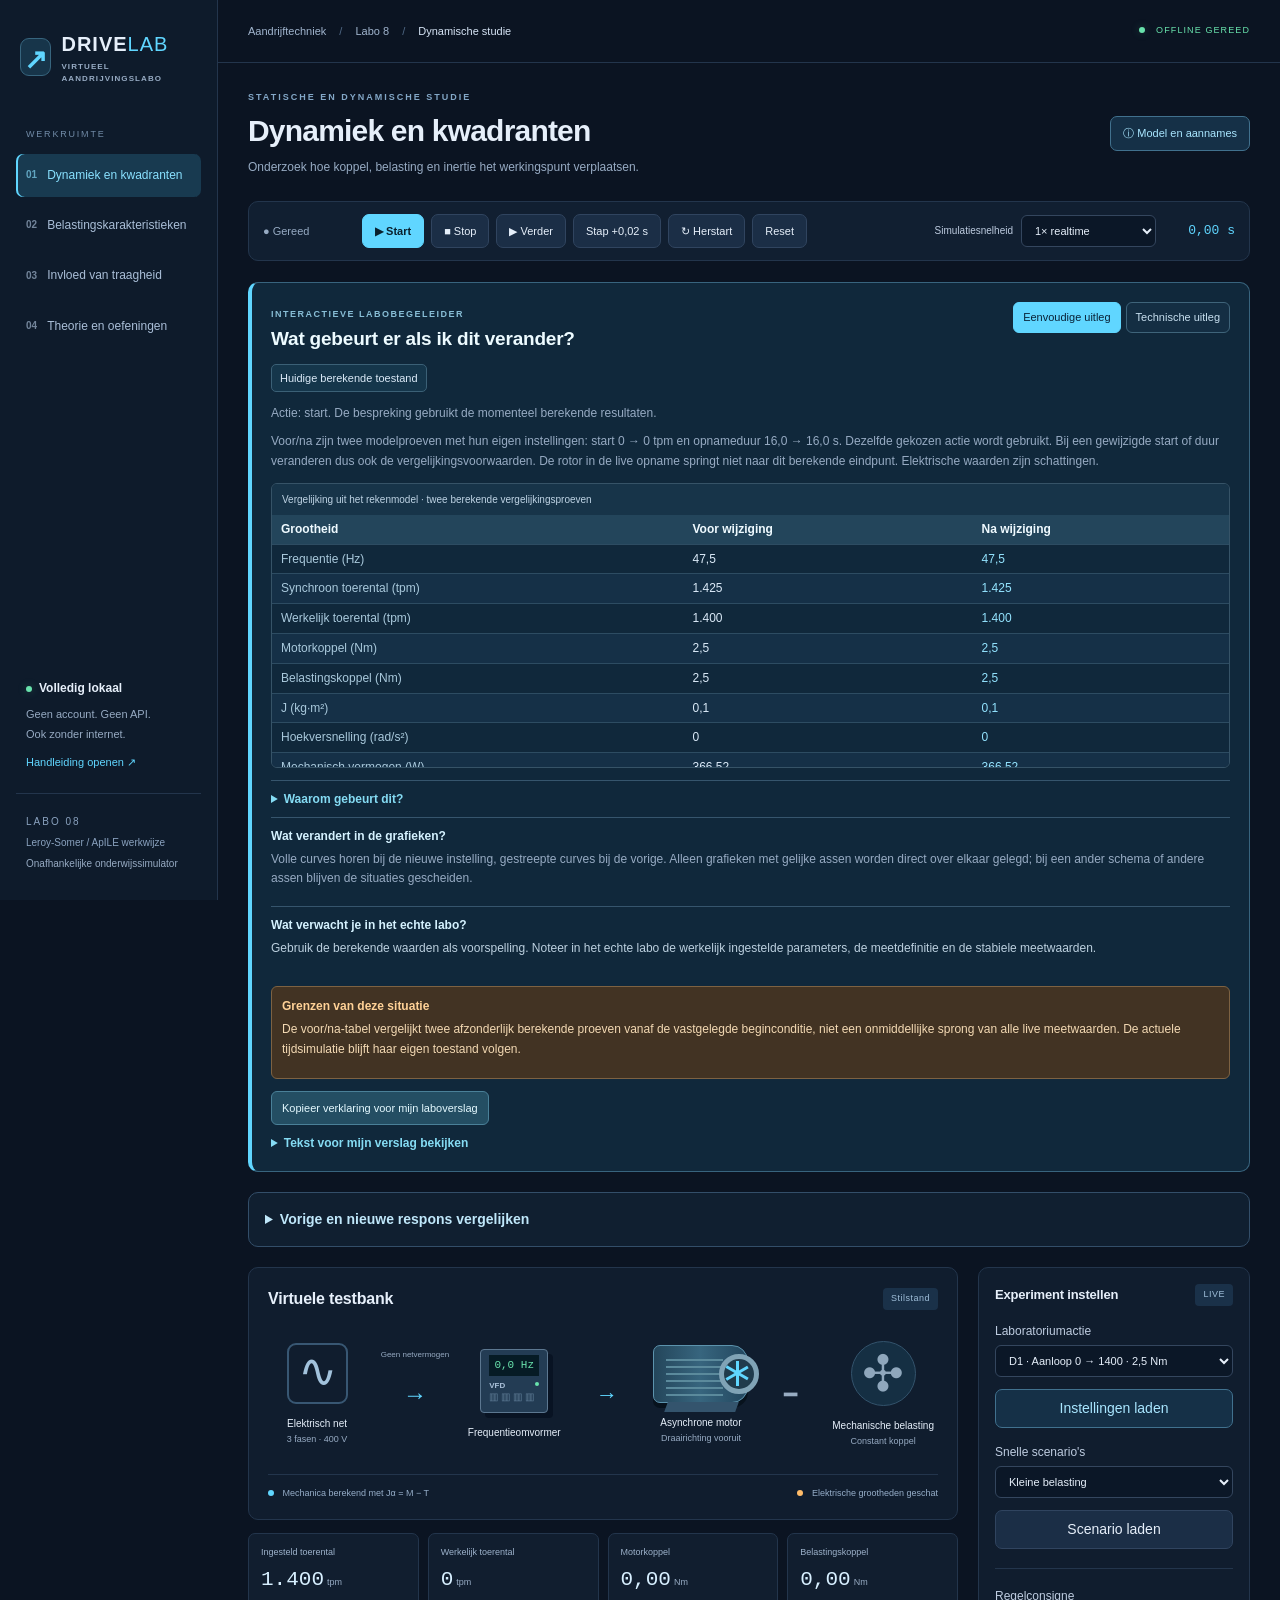
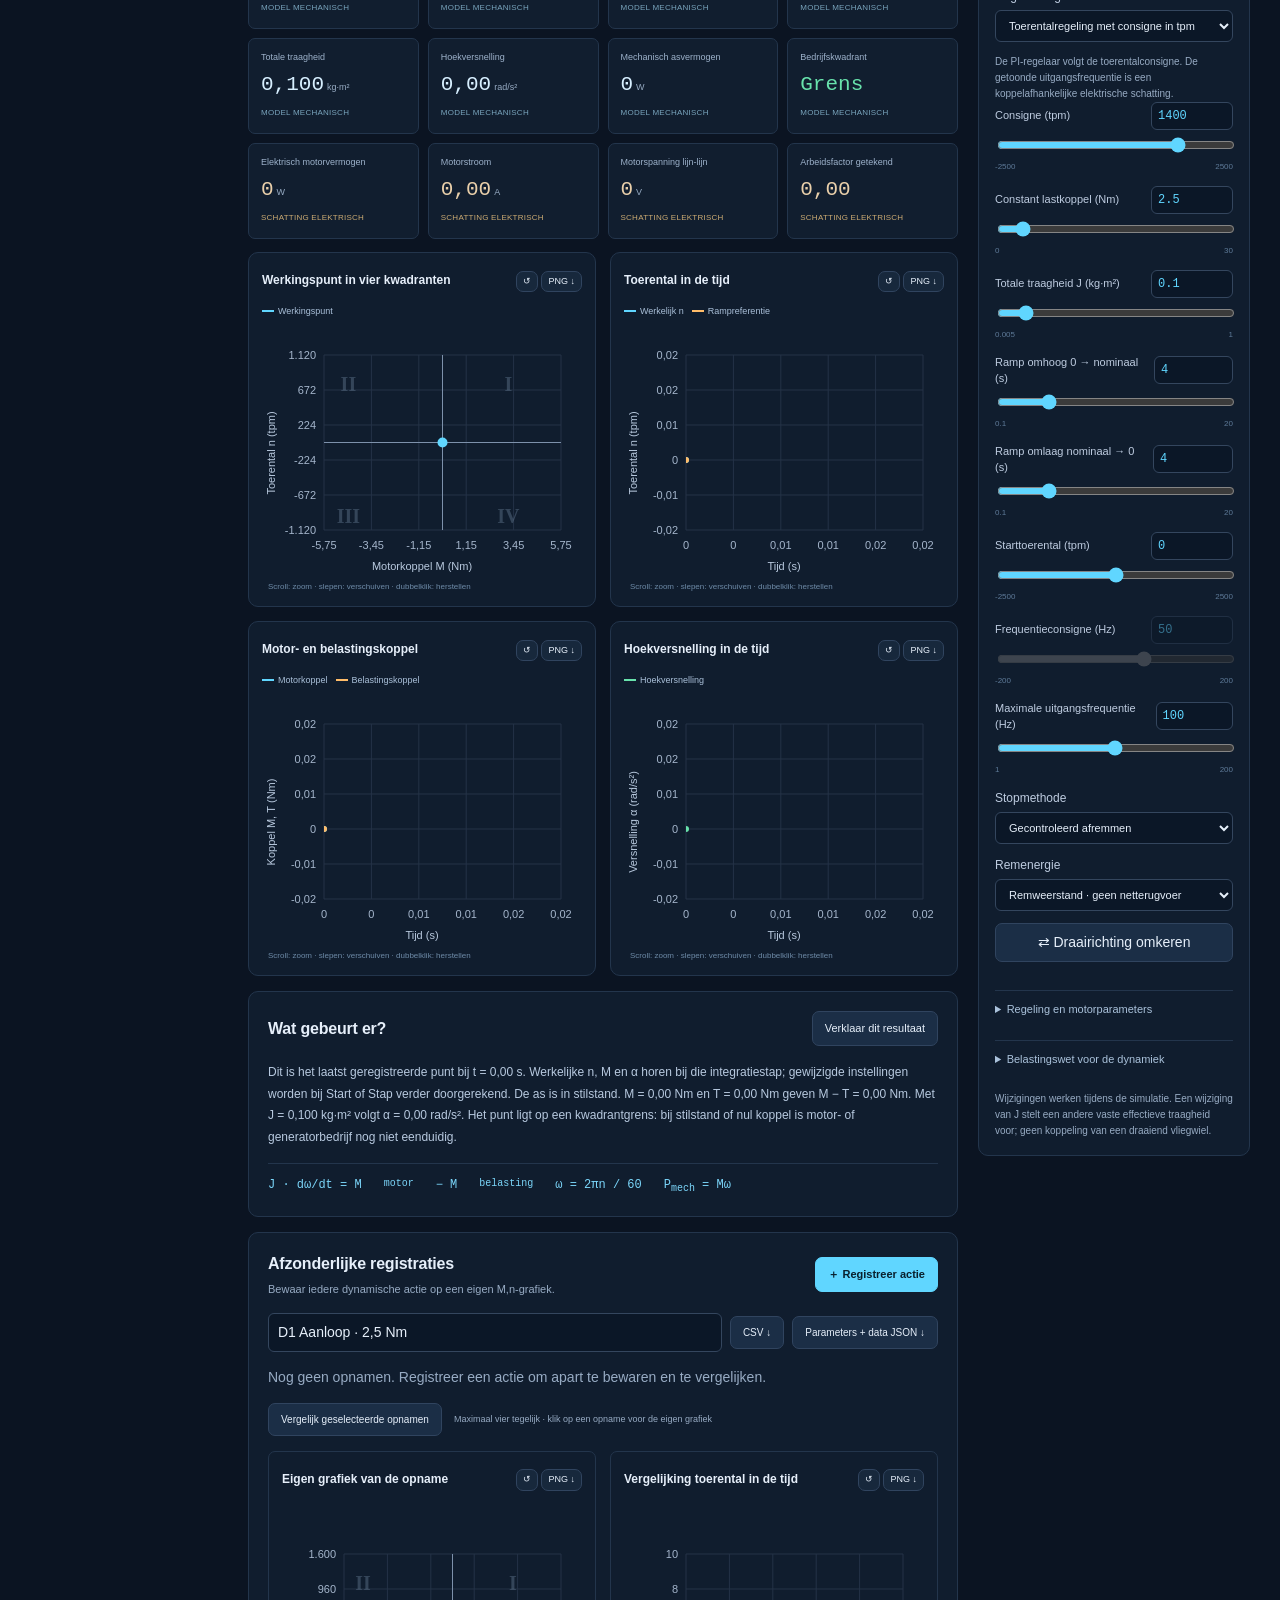
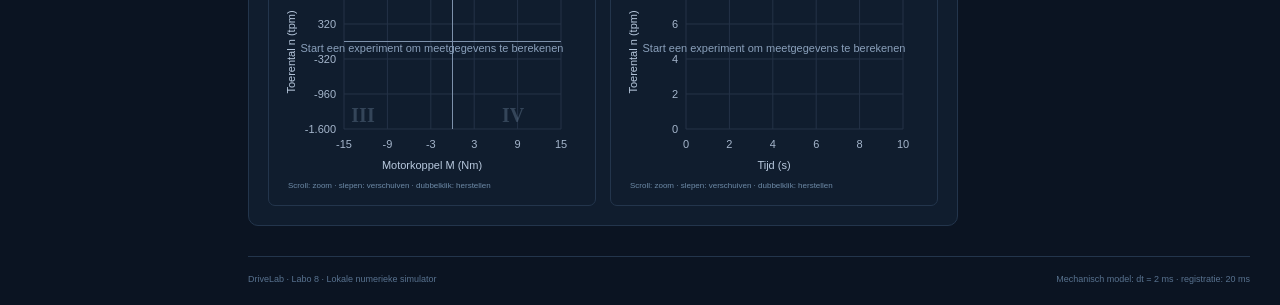
<file: labo8/index.html>
<!doctype html>
<html lang="nl"><head><meta charset="utf-8"><meta name="viewport" content="width=device-width,initial-scale=1"><meta name="description" content="Offline virtueel labo voor frequentiegestuurde asynchrone aandrijvingen. Numerieke mechanica, interactieve grafieken en labo-oefeningen."><title>DriveLab · Labo 8 simulator</title><link rel="icon" href="assets/icon.svg" type="image/svg+xml"><link rel="stylesheet" href="assets/styles.css?v=teacher-20261029"><link rel="stylesheet" href="../assets/teacher.css?v=teacher-20261029"><link rel="stylesheet" href="assets/teacher-integration.css?v=teacher-20261029"><script defer src="assets/model.js?v=teacher-20261029"></script><script defer src="assets/charts.js?v=teacher-20261029"></script><script defer src="../assets/teacher.js?v=teacher-20261029"></script><script defer src="../assets/teacher-ui.js?v=teacher-20261029"></script><script defer src="assets/app.js?v=teacher-20261029"></script></head>
<body>
<aside class="sidebar">
 <a class="brand" href="#dynamiek"><span class="brand-icon">↗</span><span>DRIVE<span class="brand-light">LAB</span><small>VIRTUEEL AANDRIJVINGSLABO</small></span></a>
 <div class="nav-label">WERKRUIMTE</div>
 <nav aria-label="Hoofdonderdelen"><button data-tab="dynamiek" class="nav-item active"><span>01</span>Dynamiek en kwadranten</button><button data-tab="belastingen" class="nav-item"><span>02</span>Belastingskarakteristieken</button><button data-tab="traagheid" class="nav-item"><span>03</span>Invloed van traagheid</button><button data-tab="theorie" class="nav-item"><span>04</span>Theorie en oefeningen</button></nav>
 <div class="sidebar-note"><div class="online-dot"></div><strong>Volledig lokaal</strong><p>Geen account. Geen API.<br>Ook zonder internet.</p><a href="HANDLEIDING.html" target="_blank">Handleiding openen ↗</a></div>
 <div class="sidebar-footer">LABO 08<span>Leroy-Somer / ApILE werkwijze</span><small>Onafhankelijke onderwijssimulator</small></div>
</aside>
<main>
 <header class="topbar"><div class="breadcrumb">Aandrijftechniek <span>/</span> Labo 8 <span>/</span> <b id="crumb">Dynamische studie</b></div><span class="local-badge"><i></i> OFFLINE GEREED</span></header>
 <div class="workspace">
 <div class="page-heading"><div><div class="eyebrow">STATISCHE EN DYNAMISCHE STUDIE</div><h1 id="page-title">Dynamiek en kwadranten</h1><p id="page-subtitle">Onderzoek hoe koppel, belasting en inertie het werkingspunt verplaatsen.</p></div><button class="secondary" id="help-button">ⓘ Model en aannames</button></div>
 <div id="notice" class="notice" role="status" hidden></div>
 <section class="playback" aria-label="Bediening dynamische motor"><span class="state-pill" id="run-status">● Gereed</span><button class="primary" id="start">▶ Start</button><button id="stop">■ Stop</button><button id="pause">Ⅱ Pauze</button><button id="step">Stap +0,02 s</button><button id="restart">↻ Herstart</button><button id="reset">Reset</button><label class="speed-label">Simulatiesnelheid<select id="speed"><option value=".25">0,25× vertraagd</option><option value="1" selected>1× realtime</option><option value="4">4× versneld</option><option value="8">8× versneld</option></select></label><span class="clock" id="clock">0,00 s</span></section>
 <section class="panel-view" id="view-dynamiek">
 <div class="lab-layout"><div class="lab-main">
 <section class="plant card"><div class="section-head"><h2>Virtuele testbank</h2><span class="small-tag" id="plant-status">Stilstand</span></div>
 <div class="plant-chain"><div class="plant-part grid-part"><div class="grid-symbol">∿</div><strong>Elektrisch net</strong><small>3 fasen · 400 V</small></div><div class="energy-link" id="energy-arrow">→<small id="power-flow">Geen energiestroom</small></div><div class="plant-part"><div class="drive-unit"><i></i><span id="drive-screen">0.0 Hz</span><b>VFD</b><div>▥ ▥ ▥ ▥</div></div><strong>Frequentieomvormer</strong></div><span class="wire">→</span><div class="plant-part motor-part"><div class="motor-housing"><div class="motor-fins"></div><div class="shaft-disc" id="shaft"><i></i><i></i><i></i></div></div><strong>Asynchrone motor</strong><small id="shaft-caption">As in rust</small></div><span class="wire mechanical">━</span><div class="plant-part"><div class="load-animation" id="load-animation"><div class="fan" id="fan">✣</div></div><strong id="load-caption">Mechanische belasting</strong><small id="load-motion">Constant koppel</small></div></div>
 <div class="plant-foot"><span><i class="key-dot blue"></i> Mechanica berekend met Jα = M − T</span><span><i class="key-dot amber"></i> Elektrische grootheden geschat</span></div></section>
 <section class="metrics" id="live-metrics" aria-label="Actuele meetwaarden"></section>
 <div class="graphs-grid"><div class="card" id="chart-quadrant"></div><div class="card" id="chart-speed"></div><div class="card" id="chart-torque"></div><div class="card" id="chart-alpha"></div></div>
 <section class="card explanation-card"><div class="section-head"><h2>Wat gebeurt er?</h2><button id="explain">Verklaar dit resultaat</button></div><p id="live-explanation">Laad een experiment en druk op Start. De curves worden uit de bewegingsvergelijking berekend.</p><div class="formula-inline">J · dω/dt = M<sub>motor</sub> − M<sub>belasting</sub><span>ω = 2πn / 60</span><span>P<sub>mech</sub> = Mω</span></div></section>
 <section class="card recordings"><div class="section-head"><div><h2>Afzonderlijke registraties</h2><p>Bewaar iedere dynamische actie op een eigen M,n-grafiek.</p></div><button class="primary" id="record">＋ Registreer actie</button></div><div class="export-row"><input id="record-name" aria-label="Naam van de registratie" placeholder="Naam van deze actie" maxlength="70"><button id="export-csv">CSV ↓</button><button id="export-json">Parameters + data JSON ↓</button></div><div id="record-list" class="record-list"></div><div class="compare-controls"><button id="compare">Vergelijk geselecteerde opnamen</button><small>Maximaal vier tegelijk · klik op een opname voor de eigen grafiek</small></div><div class="graphs-grid" id="saved-charts"><div id="chart-saved-quadrant"></div><div id="chart-compare-speed"></div></div><div id="compare-summary"></div></section>
 </div><aside class="control-panel card"><div class="section-head"><h2>Experiment instellen</h2><span class="small-tag">LIVE</span></div>
 <label>Laboratoriumactie<select id="experiment"><option value="d1">D1 · Aanloop 0 → 1400 · 2,5 Nm</option><option value="d2">D2 · Afloop 1400 → 0 · 2,5 Nm</option><option value="d3">D3 · Aanloop 0 → 1400 · 5 Nm</option><option value="d4">D4 · Afloop 1400 → 0 · 5 Nm</option><option value="d5">D5 · Lineair 0 → 1400</option><option value="d6">D6 · Lineair 1400 → 700</option><option value="d7">D7 · Lineair 700 → 0</option></select></label><button id="load-experiment" class="full secondary">Instellingen laden</button>
 <label>Snelle scenario's<select id="scenario"><option value="small">Kleine belasting</option><option value="large">Grote belasting</option><option value="light">Klein traagheidsmoment</option><option value="heavy">Groot traagheidsmoment</option><option value="fast">Snelle versnelling</option><option value="slow">Trage versnelling</option><option value="brake">Elektrisch remmen</option><option value="coast">Vrij uitlopen</option><option value="reverse">Draairichting omkeren</option><option value="overload">Overbelasting</option></select></label><button id="load-scenario" class="full">Scenario laden</button>
 <div class="control-divider"></div><label>Regelconsigne<select id="control-mode"><option value="speed">Toerentalregeling met consigne in tpm</option><option value="frequency">Frequentieconsigne in Hz</option></select></label><p id="frequency-consigne-hint" class="control-note"></p><div id="core-controls"></div>
 <label>Stopmethode<select id="stop-mode"><option value="ramp">Gecontroleerd afremmen</option><option value="coast">Omvormer uit · vrij uitlopen</option></select></label><label>Remenergie<select id="regen"><option value="resistor">Remweerstand · geen netterugvoer</option><option value="grid">Regeneratieve netomvormer</option></select></label><button id="reverse" class="full">⇄ Draairichting omkeren</button>
 <details><summary>Regeling en motorparameters</summary><label>Ondersteund motorvoorbeeld<select id="motor-example"><option value="custom">Eigen ingestelde motorparameters</option><option value="standard">400 V · 10 Nm voorbeeld</option><option value="compact">230 V · 5 Nm voorbeeld</option></select></label><label>Spanningsregeling<select id="voltage-mode"><option value="vf">U/f met spanningsgrens</option><option value="fixed">Vaste motorlijnspanning</option></select></label><div id="advanced-controls"></div><label class="checkbox-label"><input type="checkbox" id="feedforward" checked>Last- en inertiecompensatie</label><p class="control-note">De motorvoorbeelden wijzigen de berekende elektrische parameters en koppelgrens. De koppeling blijft een ideale starre as; speling, elasticiteit en thermische schade worden niet berekend.</p></details><details><summary>Belastingswet voor de dynamiek</summary><label>Type<select id="dynamic-load-type"></select></label><div id="dynamic-load-controls"></div></details>
 <p class="control-note">Wijzigingen werken tijdens de simulatie. Een wijziging van J stelt een andere vaste effectieve traagheid voor; geen koppeling van een draaiend vliegwiel.</p></aside></div>
 </section>
 <section class="panel-view" id="view-belastingen" hidden>
 <section class="card load-toolbar"><div><h2>Vijf werktuigmodellen</h2><p>Iedere grafiek vergelijkt drie instellingen. Kies de verticale grootheid.</p></div><label>Grootheid<select id="load-metric"><option value="T">Belastingskoppel (Nm)</option><option value="Pel">Elektrisch vermogen (W) · schatting</option><option value="Pm">Mechanisch vermogen (W)</option><option value="I">Stroom (A) · schatting</option><option value="U">Spanning (V) · schatting</option><option value="PF">Arbeidsfactor · schatting</option></select></label><button id="export-load-csv">Alle belastingsdata CSV ↓</button></section>
 <div class="load-study-layout"><section class="card load-editor"><label>Geselecteerde karakteristiek<select id="load-type"></select></label><div class="application-visual" id="application-visual"></div><h2 id="application-title"></h2><p id="application-text"></p><div class="formula-block" id="load-formula"></div><div id="load-parameter-controls"></div><h3>Drie parameterfactoren</h3><div class="variant-inputs"><label><i class="key-dot blue"></i>A<input id="variant-1" type="number" min="0" max="5" step=".1" value=".6"></label><label><i class="key-dot amber"></i>B<input id="variant-2" type="number" min="0" max="5" step=".1" value="1"></label><label><i class="key-dot purple"></i>C<input id="variant-3" type="number" min="0" max="5" step=".1" value="1.4"></label></div><button id="apply-load" class="primary full">Gebruik variant B in de dynamiek</button><p class="control-note">De factoren vermenigvuldigen de gekozen belastingswet. De motorparameters uit de dynamiek bepalen de elektrische schattingen. Punten boven het beschikbare motorkoppel worden weggelaten.</p></section><div class="graphs-grid" id="load-charts"></div></div>
 </section>
 <section class="panel-view" id="view-traagheid" hidden>
 <section class="card inertia-controls"><div><h2>Drie traagheden, dezelfde aandrijving</h2><p>Vergelijk gelijke snelheidsrampen of een aanloop met begrensd koppel.</p></div><div class="inertia-inputs"><label>J1 (kg·m²)<input id="j1" type="number" min=".005" max="2" step=".005" value=".05"></label><label>J2 (kg·m²)<input id="j2" type="number" min=".005" max="2" step=".005" value=".1"></label><label>J3 (kg·m²)<input id="j3" type="number" min=".005" max="2" step=".005" value=".2"></label><label>T (Nm)<input id="inertia-load" type="number" min="0" max="40" step=".5" value="2.5"></label><label>Doel (tpm)<input id="inertia-target" type="number" min="-2500" max="2500" step="100" value="1400"></label><label>Regelwijze<select id="inertia-method"><option value="ramp">Snelheidsramp met compensatie</option><option value="limited">Aanloop met koppelbegrenzing</option></select></label><button class="primary" id="run-inertia">▶ Vergelijk drie aanlopen</button><button id="inertia-csv">CSV ↓</button></div><label class="checkbox-label"><input id="blind" type="checkbox">Oefenen zonder de ingestelde J-waarden te zien</label></section>
 <div class="graphs-grid inertia-graphs"><div class="card" id="chart-inertia-torque"></div><div class="card" id="chart-inertia-speed"></div></div><section class="card" id="inertia-metrics"><p>Start de vergelijking om aanlooptijd, versnelling en piekkoppel te zien.</p></section>
 <section class="card calculator"><div class="section-head"><div><h2>Bereken J uit de grafiek</h2><p>Klik twee keer in n(t) of kies hieronder een tijdsinterval.</p></div><span class="small-tag">ALLE TUSSENSTAPPEN</span></div><div class="calculator-controls"><label>Reeks<select id="estimate-series"><option value="0">Reeks A</option><option value="1">Reeks B</option><option value="2">Reeks C</option></select></label><label>Begintijd (s)<input id="interval-start" type="number" min="0" step=".02" value=".5"></label><label>Eindtijd (s)<input id="interval-end" type="number" min="0" step=".02" value="2.5"></label><button class="primary" id="estimate">Bereken traagheid</button></div><div id="estimate-result" aria-live="polite"><p class="muted">Selecteer een versnellend of vertragend interval met voldoende Δω.</p></div></section>
 </section>
 <section class="panel-view" id="view-theorie" hidden><div class="theory-layout"><section class="card exercise"><div class="eyebrow">LABO OEFENMODUS</div><h2>Van voorspelling naar verklaring</h2><label>Opdracht in de oorspronkelijke volgorde<select id="exercise-select"></select></label><p id="exercise-task"></p><label>1 · Mijn voorspelling<textarea id="prediction" rows="3" placeholder="Welk verloop verwacht je voor n, M en het kwadrant?"></textarea></label><div class="button-row"><button id="exercise-load" class="secondary">2 · Instellingen laden</button><button id="exercise-run" class="primary">3 · Simuleren en bekijken</button></div><p id="exercise-progress" class="muted"></p><label>4 · Mijn verklaring<textarea id="own-explanation" rows="4" placeholder="Verklaar wat je in de grafieken ziet met Jα = M − T."></textarea></label><button id="show-answer">5 · Toon modelverklaring</button><div id="model-answer" class="model-answer" hidden></div><small>Voorspellingen en verklaringen worden alleen in deze browser bewaard, als browseropslag beschikbaar is.</small></section><section id="theory-content"></section></div></section>
 <footer class="page-footer"><span>DriveLab · Labo 8 · Lokale numerieke simulator</span><span>Mechanisch model: dt = 2 ms · registratie: 20 ms</span></footer>
 </div>
</main>
<dialog id="model-dialog"><div class="dialog-head"><h2>Model, bronnen en aannames</h2><button id="close-model" aria-label="Sluiten">✕</button></div><div id="assumptions-content"></div></dialog>
<noscript>Schakel JavaScript in om de lokale simulatie uit te voeren. Er is geen internetverbinding nodig.</noscript>
</body></html>
</file>
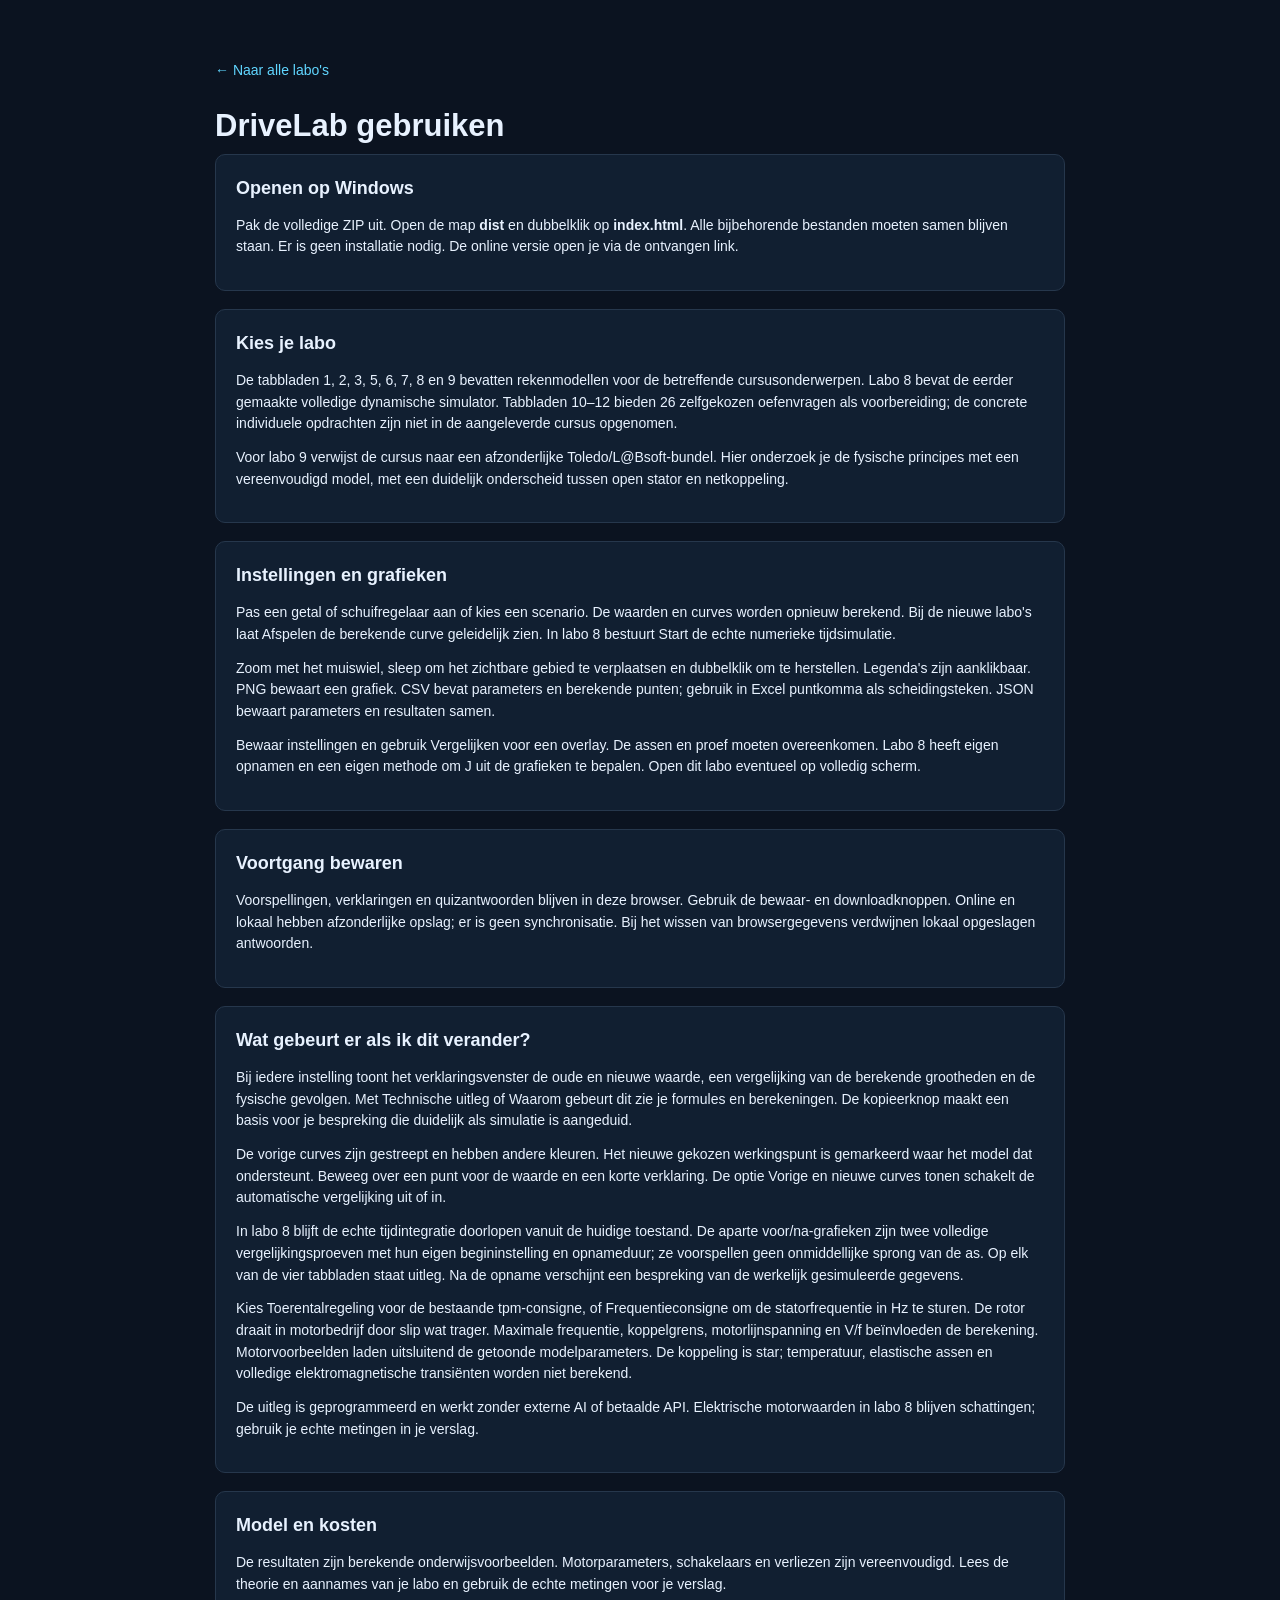
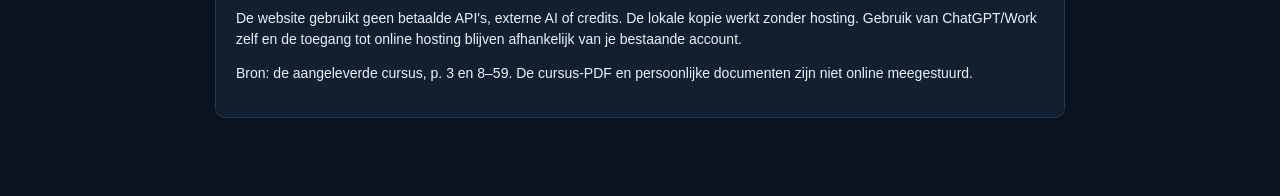
<file: HANDLEIDING.html>
<!doctype html><html lang="nl"><head><meta charset="utf-8"><meta name="viewport" content="width=device-width,initial-scale=1"><title>DriveLab handleiding</title><link rel="stylesheet" href="assets/portal.css?v=teacher-20261029"></head><body><article style="max-width:900px;margin:35px auto;padding:25px"><a href="index.html">← Naar alle labo's</a><h1 style="margin-top:25px">DriveLab gebruiken</h1><section class="card"><h2>Openen op Windows</h2><p>Pak de volledige ZIP uit. Open de map <b>dist</b> en dubbelklik op <b>index.html</b>. Alle bijbehorende bestanden moeten samen blijven staan. Er is geen installatie nodig. De online versie open je via de ontvangen link.</p></section><section class="card"><h2>Kies je labo</h2><p>De tabbladen 1, 2, 3, 5, 6, 7, 8 en 9 bevatten rekenmodellen voor de betreffende cursusonderwerpen. Labo 8 bevat de eerder gemaakte volledige dynamische simulator. Tabbladen 10–12 bieden 26 zelfgekozen oefenvragen als voorbereiding; de concrete individuele opdrachten zijn niet in de aangeleverde cursus opgenomen.</p><p>Voor labo 9 verwijst de cursus naar een afzonderlijke Toledo/L@Bsoft-bundel. Hier onderzoek je de fysische principes met een vereenvoudigd model, met een duidelijk onderscheid tussen open stator en netkoppeling.</p></section><section class="card"><h2>Instellingen en grafieken</h2><p>Pas een getal of schuifregelaar aan of kies een scenario. De waarden en curves worden opnieuw berekend. Bij de nieuwe labo's laat Afspelen de berekende curve geleidelijk zien. In labo 8 bestuurt Start de echte numerieke tijdsimulatie.</p><p>Zoom met het muiswiel, sleep om het zichtbare gebied te verplaatsen en dubbelklik om te herstellen. Legenda's zijn aanklikbaar. PNG bewaart een grafiek. CSV bevat parameters en berekende punten; gebruik in Excel puntkomma als scheidingsteken. JSON bewaart parameters en resultaten samen.</p><p>Bewaar instellingen en gebruik Vergelijken voor een overlay. De assen en proef moeten overeenkomen. Labo 8 heeft eigen opnamen en een eigen methode om J uit de grafieken te bepalen. Open dit labo eventueel op volledig scherm.</p></section><section class="card"><h2>Voortgang bewaren</h2><p>Voorspellingen, verklaringen en quizantwoorden blijven in deze browser. Gebruik de bewaar- en downloadknoppen. Online en lokaal hebben afzonderlijke opslag; er is geen synchronisatie. Bij het wissen van browsergegevens verdwijnen lokaal opgeslagen antwoorden.</p></section><section class="card"><h2>Wat gebeurt er als ik dit verander?</h2><p>Bij iedere instelling toont het verklaringsvenster de oude en nieuwe waarde, een vergelijking van de berekende grootheden en de fysische gevolgen. Met Technische uitleg of Waarom gebeurt dit zie je formules en berekeningen. De kopieerknop maakt een basis voor je bespreking die duidelijk als simulatie is aangeduid.</p><p>De vorige curves zijn gestreept en hebben andere kleuren. Het nieuwe gekozen werkingspunt is gemarkeerd waar het model dat ondersteunt. Beweeg over een punt voor de waarde en een korte verklaring. De optie Vorige en nieuwe curves tonen schakelt de automatische vergelijking uit of in.</p><p>In labo 8 blijft de echte tijdintegratie doorlopen vanuit de huidige toestand. De aparte voor/na-grafieken zijn twee volledige vergelijkingsproeven met hun eigen begininstelling en opnameduur; ze voorspellen geen onmiddellijke sprong van de as. Op elk van de vier tabbladen staat uitleg. Na de opname verschijnt een bespreking van de werkelijk gesimuleerde gegevens.</p><p>Kies Toerentalregeling voor de bestaande tpm-consigne, of Frequentieconsigne om de statorfrequentie in Hz te sturen. De rotor draait in motorbedrijf door slip wat trager. Maximale frequentie, koppelgrens, motorlijnspanning en V/f beïnvloeden de berekening. Motorvoorbeelden laden uitsluitend de getoonde modelparameters. De koppeling is star; temperatuur, elastische assen en volledige elektromagnetische transiënten worden niet berekend.</p><p>De uitleg is geprogrammeerd en werkt zonder externe AI of betaalde API. Elektrische motorwaarden in labo 8 blijven schattingen; gebruik je echte metingen in je verslag.</p></section><section class="card"><h2>Model en kosten</h2><p>De resultaten zijn berekende onderwijsvoorbeelden. Motorparameters, schakelaars en verliezen zijn vereenvoudigd. Lees de theorie en aannames van je labo en gebruik de echte metingen voor je verslag.</p><p>De website gebruikt geen betaalde API's, externe AI of credits. De lokale kopie werkt zonder hosting. Gebruik van ChatGPT/Work zelf en de toegang tot online hosting blijven afhankelijk van je bestaande account.</p><p>Bron: de aangeleverde cursus, p. 3 en 8–59. De cursus-PDF en persoonlijke documenten zijn niet online meegestuurd.</p></section></article></body></html>
</file>
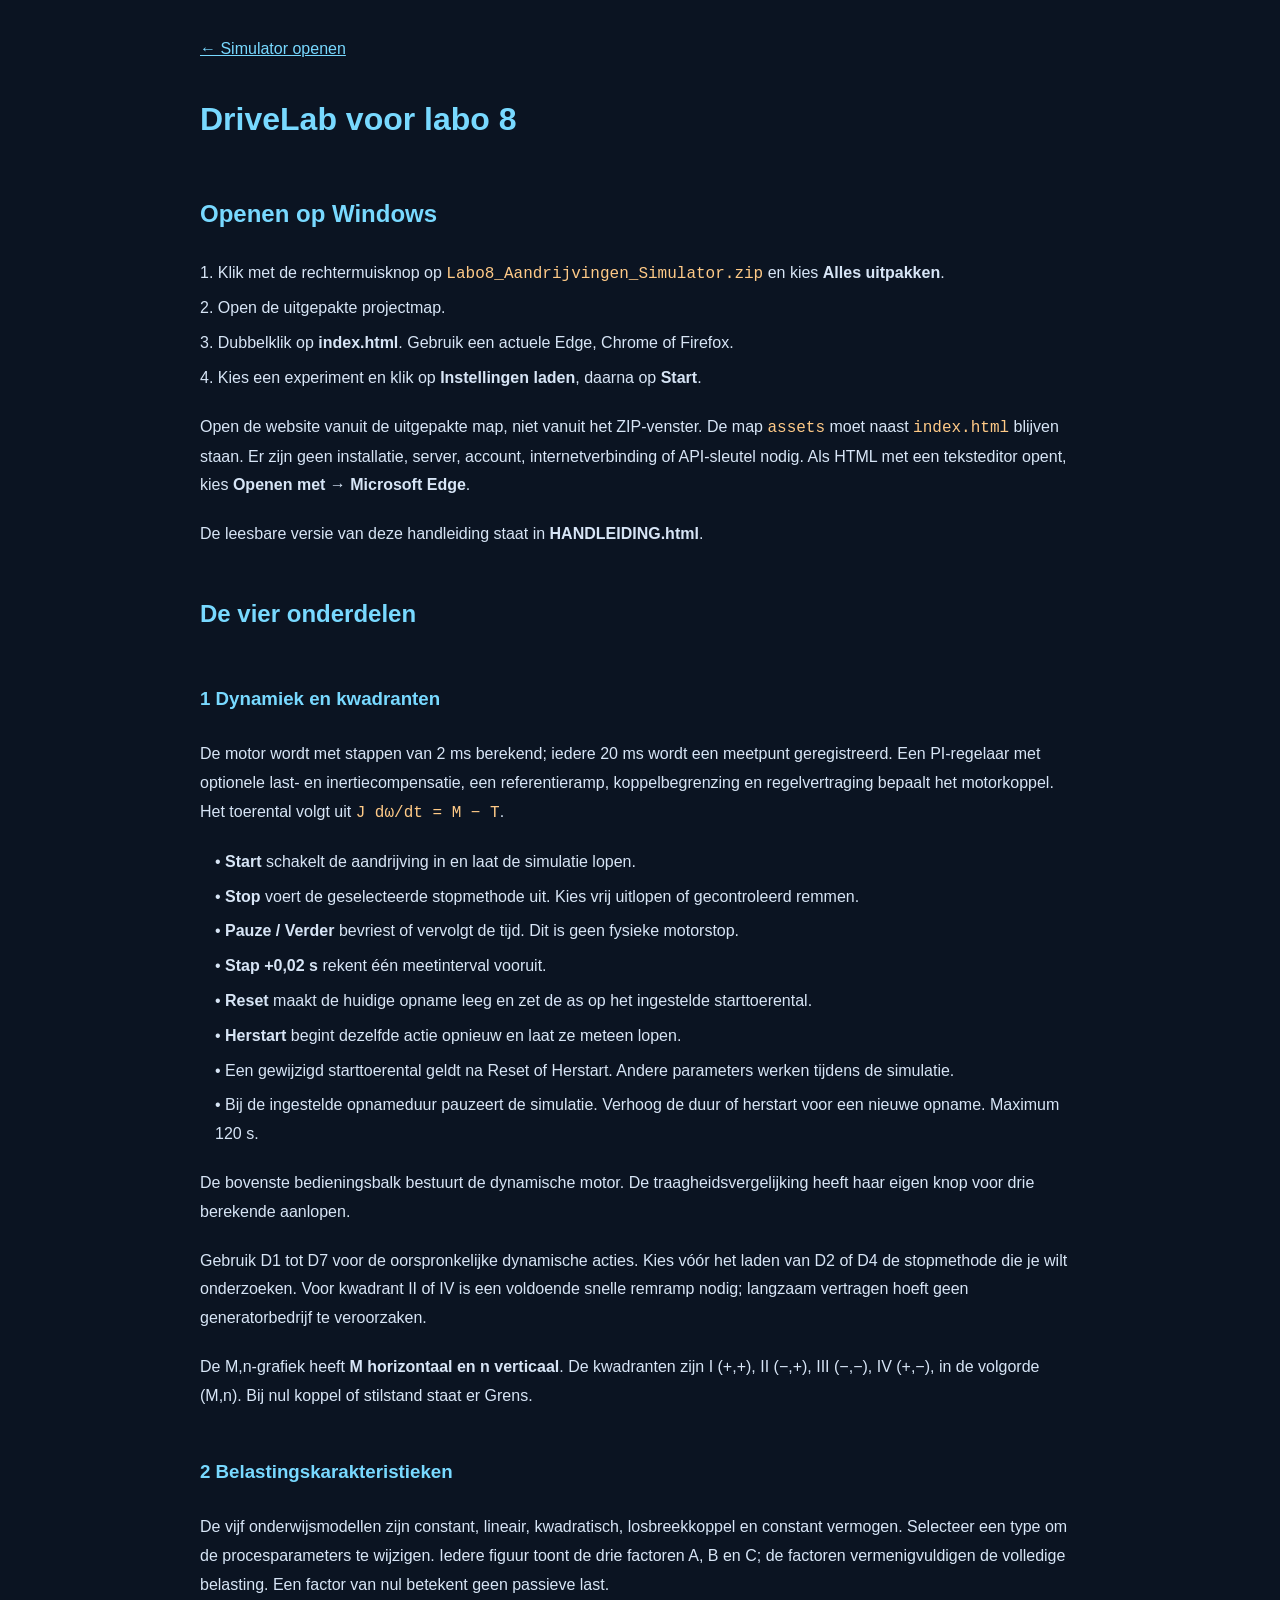
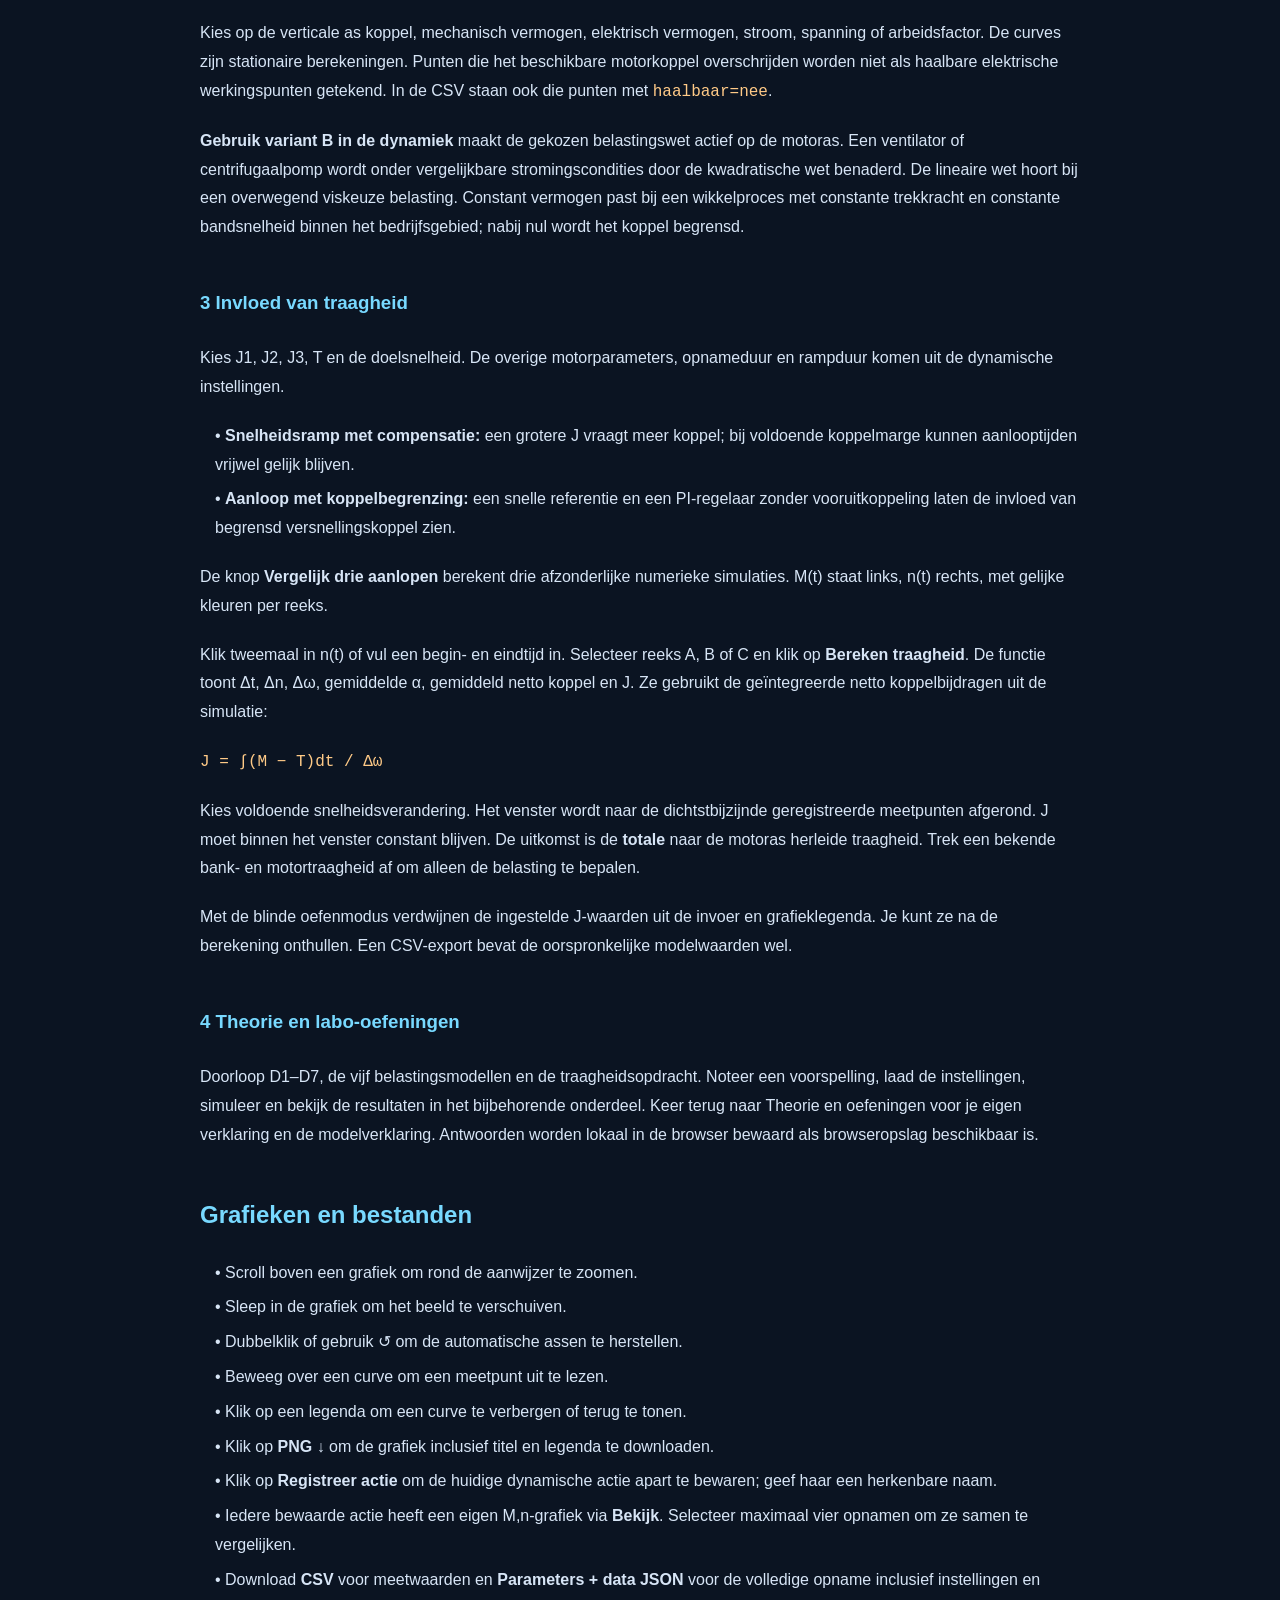
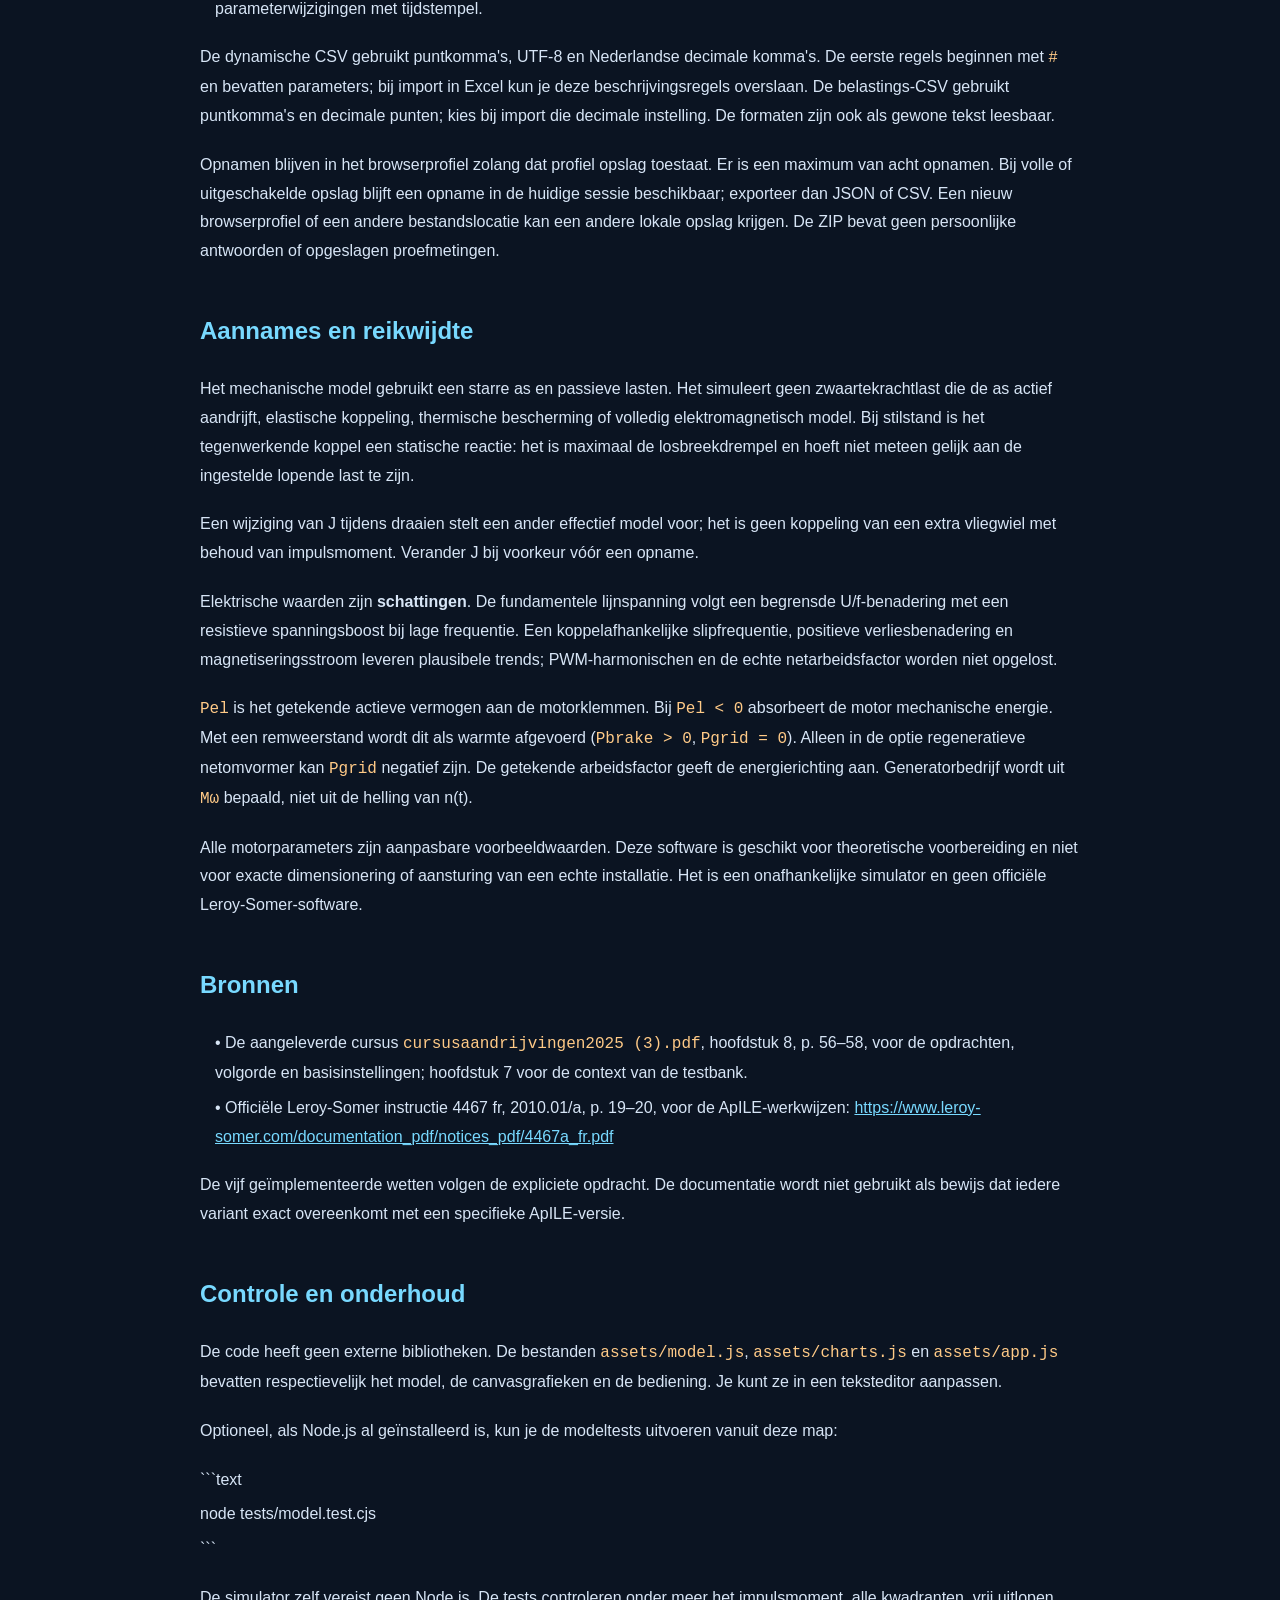
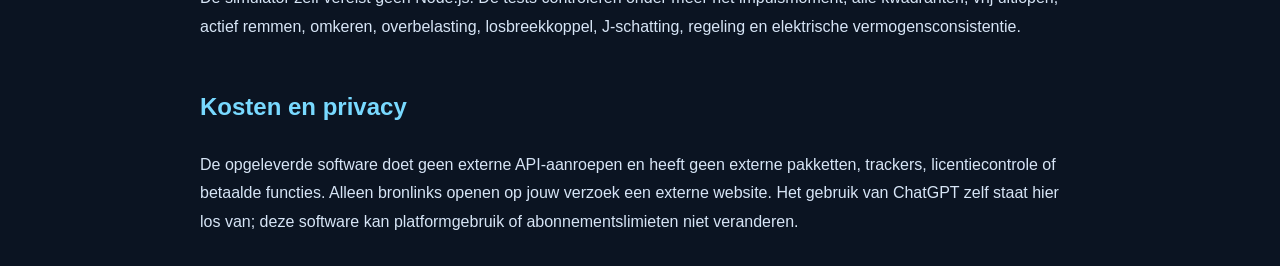
<file: labo8/HANDLEIDING.html>
<!doctype html><html lang="nl"><meta charset="utf-8"><meta name="viewport" content="width=device-width,initial-scale=1"><title>Handleiding DriveLab</title><style>body{font:16px/1.8 Segoe UI,Arial;background:#0b1422;color:#d7e5f6;max-width:880px;margin:auto;padding:35px 24px}h1,h2,h3{color:#78d9ff;line-height:1.3;margin:35px 0 15px}p{margin:6px 0}code{color:#ffca87}a{color:#78d9ff;overflow-wrap:anywhere}.gap{height:8px}.item{padding-left:15px}</style><a href="index.html">← Simulator openen</a><h1>DriveLab voor labo 8</h1><div class="gap"></div><h2>Openen op Windows</h2><div class="gap"></div><p>1. Klik met de rechtermuisknop op <code>Labo8_Aandrijvingen_Simulator.zip</code> en kies <strong>Alles uitpakken</strong>.</p><p>2. Open de uitgepakte projectmap.</p><p>3. Dubbelklik op <strong>index.html</strong>. Gebruik een actuele Edge, Chrome of Firefox.</p><p>4. Kies een experiment en klik op <strong>Instellingen laden</strong>, daarna op <strong>Start</strong>.</p><div class="gap"></div><p>Open de website vanuit de uitgepakte map, niet vanuit het ZIP-venster. De map <code>assets</code> moet naast <code>index.html</code> blijven staan. Er zijn geen installatie, server, account, internetverbinding of API-sleutel nodig. Als HTML met een teksteditor opent, kies <strong>Openen met → Microsoft Edge</strong>.</p><div class="gap"></div><p>De leesbare versie van deze handleiding staat in <strong>HANDLEIDING.html</strong>.</p><div class="gap"></div><h2>De vier onderdelen</h2><div class="gap"></div><h3>1 Dynamiek en kwadranten</h3><div class="gap"></div><p>De motor wordt met stappen van 2 ms berekend; iedere 20 ms wordt een meetpunt geregistreerd. Een PI-regelaar met optionele last- en inertiecompensatie, een referentieramp, koppelbegrenzing en regelvertraging bepaalt het motorkoppel. Het toerental volgt uit <code>J dω/dt = M − T</code>.</p><div class="gap"></div><p class="item">• <strong>Start</strong> schakelt de aandrijving in en laat de simulatie lopen.</p><p class="item">• <strong>Stop</strong> voert de geselecteerde stopmethode uit. Kies vrij uitlopen of gecontroleerd remmen.</p><p class="item">• <strong>Pauze / Verder</strong> bevriest of vervolgt de tijd. Dit is geen fysieke motorstop.</p><p class="item">• <strong>Stap +0,02 s</strong> rekent één meetinterval vooruit.</p><p class="item">• <strong>Reset</strong> maakt de huidige opname leeg en zet de as op het ingestelde starttoerental.</p><p class="item">• <strong>Herstart</strong> begint dezelfde actie opnieuw en laat ze meteen lopen.</p><p class="item">• Een gewijzigd starttoerental geldt na Reset of Herstart. Andere parameters werken tijdens de simulatie.</p><p class="item">• Bij de ingestelde opnameduur pauzeert de simulatie. Verhoog de duur of herstart voor een nieuwe opname. Maximum 120 s.</p><div class="gap"></div><p>De bovenste bedieningsbalk bestuurt de dynamische motor. De traagheidsvergelijking heeft haar eigen knop voor drie berekende aanlopen.</p><div class="gap"></div><p>Gebruik D1 tot D7 voor de oorspronkelijke dynamische acties. Kies vóór het laden van D2 of D4 de stopmethode die je wilt onderzoeken. Voor kwadrant II of IV is een voldoende snelle remramp nodig; langzaam vertragen hoeft geen generatorbedrijf te veroorzaken.</p><div class="gap"></div><p>De M,n-grafiek heeft <strong>M horizontaal en n verticaal</strong>. De kwadranten zijn I (+,+), II (−,+), III (−,−), IV (+,−), in de volgorde (M,n). Bij nul koppel of stilstand staat er Grens.</p><div class="gap"></div><h3>2 Belastingskarakteristieken</h3><div class="gap"></div><p>De vijf onderwijsmodellen zijn constant, lineair, kwadratisch, losbreekkoppel en constant vermogen. Selecteer een type om de procesparameters te wijzigen. Iedere figuur toont de drie factoren A, B en C; de factoren vermenigvuldigen de volledige belasting. Een factor van nul betekent geen passieve last.</p><div class="gap"></div><p>Kies op de verticale as koppel, mechanisch vermogen, elektrisch vermogen, stroom, spanning of arbeidsfactor. De curves zijn stationaire berekeningen. Punten die het beschikbare motorkoppel overschrijden worden niet als haalbare elektrische werkingspunten getekend. In de CSV staan ook die punten met <code>haalbaar=nee</code>.</p><div class="gap"></div><p><strong>Gebruik variant B in de dynamiek</strong> maakt de gekozen belastingswet actief op de motoras. Een ventilator of centrifugaalpomp wordt onder vergelijkbare stromingscondities door de kwadratische wet benaderd. De lineaire wet hoort bij een overwegend viskeuze belasting. Constant vermogen past bij een wikkelproces met constante trekkracht en constante bandsnelheid binnen het bedrijfsgebied; nabij nul wordt het koppel begrensd.</p><div class="gap"></div><h3>3 Invloed van traagheid</h3><div class="gap"></div><p>Kies J1, J2, J3, T en de doelsnelheid. De overige motorparameters, opnameduur en rampduur komen uit de dynamische instellingen.</p><div class="gap"></div><p class="item">• <strong>Snelheidsramp met compensatie:</strong> een grotere J vraagt meer koppel; bij voldoende koppelmarge kunnen aanlooptijden vrijwel gelijk blijven.</p><p class="item">• <strong>Aanloop met koppelbegrenzing:</strong> een snelle referentie en een PI-regelaar zonder vooruitkoppeling laten de invloed van begrensd versnellingskoppel zien.</p><div class="gap"></div><p>De knop <strong>Vergelijk drie aanlopen</strong> berekent drie afzonderlijke numerieke simulaties. M(t) staat links, n(t) rechts, met gelijke kleuren per reeks.</p><div class="gap"></div><p>Klik tweemaal in n(t) of vul een begin- en eindtijd in. Selecteer reeks A, B of C en klik op <strong>Bereken traagheid</strong>. De functie toont Δt, Δn, Δω, gemiddelde α, gemiddeld netto koppel en J. Ze gebruikt de geïntegreerde netto koppelbijdragen uit de simulatie:</p><div class="gap"></div><p><code>J = ∫(M − T)dt / Δω</code></p><div class="gap"></div><p>Kies voldoende snelheidsverandering. Het venster wordt naar de dichtstbijzijnde geregistreerde meetpunten afgerond. J moet binnen het venster constant blijven. De uitkomst is de <strong>totale</strong> naar de motoras herleide traagheid. Trek een bekende bank- en motortraagheid af om alleen de belasting te bepalen.</p><div class="gap"></div><p>Met de blinde oefenmodus verdwijnen de ingestelde J-waarden uit de invoer en grafieklegenda. Je kunt ze na de berekening onthullen. Een CSV-export bevat de oorspronkelijke modelwaarden wel.</p><div class="gap"></div><h3>4 Theorie en labo-oefeningen</h3><div class="gap"></div><p>Doorloop D1–D7, de vijf belastingsmodellen en de traagheidsopdracht. Noteer een voorspelling, laad de instellingen, simuleer en bekijk de resultaten in het bijbehorende onderdeel. Keer terug naar Theorie en oefeningen voor je eigen verklaring en de modelverklaring. Antwoorden worden lokaal in de browser bewaard als browseropslag beschikbaar is.</p><div class="gap"></div><h2>Grafieken en bestanden</h2><div class="gap"></div><p class="item">• Scroll boven een grafiek om rond de aanwijzer te zoomen.</p><p class="item">• Sleep in de grafiek om het beeld te verschuiven.</p><p class="item">• Dubbelklik of gebruik ↺ om de automatische assen te herstellen.</p><p class="item">• Beweeg over een curve om een meetpunt uit te lezen.</p><p class="item">• Klik op een legenda om een curve te verbergen of terug te tonen.</p><p class="item">• Klik op <strong>PNG ↓</strong> om de grafiek inclusief titel en legenda te downloaden.</p><p class="item">• Klik op <strong>Registreer actie</strong> om de huidige dynamische actie apart te bewaren; geef haar een herkenbare naam.</p><p class="item">• Iedere bewaarde actie heeft een eigen M,n-grafiek via <strong>Bekijk</strong>. Selecteer maximaal vier opnamen om ze samen te vergelijken.</p><p class="item">• Download <strong>CSV</strong> voor meetwaarden en <strong>Parameters + data JSON</strong> voor de volledige opname inclusief instellingen en parameterwijzigingen met tijdstempel.</p><div class="gap"></div><p>De dynamische CSV gebruikt puntkomma&#x27;s, UTF-8 en Nederlandse decimale komma&#x27;s. De eerste regels beginnen met <code>#</code> en bevatten parameters; bij import in Excel kun je deze beschrijvingsregels overslaan. De belastings-CSV gebruikt puntkomma&#x27;s en decimale punten; kies bij import die decimale instelling. De formaten zijn ook als gewone tekst leesbaar.</p><div class="gap"></div><p>Opnamen blijven in het browserprofiel zolang dat profiel opslag toestaat. Er is een maximum van acht opnamen. Bij volle of uitgeschakelde opslag blijft een opname in de huidige sessie beschikbaar; exporteer dan JSON of CSV. Een nieuw browserprofiel of een andere bestandslocatie kan een andere lokale opslag krijgen. De ZIP bevat geen persoonlijke antwoorden of opgeslagen proefmetingen.</p><div class="gap"></div><h2>Aannames en reikwijdte</h2><div class="gap"></div><p>Het mechanische model gebruikt een starre as en passieve lasten. Het simuleert geen zwaartekrachtlast die de as actief aandrijft, elastische koppeling, thermische bescherming of volledig elektromagnetisch model. Bij stilstand is het tegenwerkende koppel een statische reactie: het is maximaal de losbreekdrempel en hoeft niet meteen gelijk aan de ingestelde lopende last te zijn.</p><div class="gap"></div><p>Een wijziging van J tijdens draaien stelt een ander effectief model voor; het is geen koppeling van een extra vliegwiel met behoud van impulsmoment. Verander J bij voorkeur vóór een opname.</p><div class="gap"></div><p>Elektrische waarden zijn <strong>schattingen</strong>. De fundamentele lijnspanning volgt een begrensde U/f-benadering met een resistieve spanningsboost bij lage frequentie. Een koppelafhankelijke slipfrequentie, positieve verliesbenadering en magnetiseringsstroom leveren plausibele trends; PWM-harmonischen en de echte netarbeidsfactor worden niet opgelost.</p><div class="gap"></div><p><code>Pel</code> is het getekende actieve vermogen aan de motorklemmen. Bij <code>Pel &lt; 0</code> absorbeert de motor mechanische energie. Met een remweerstand wordt dit als warmte afgevoerd (<code>Pbrake &gt; 0</code>, <code>Pgrid = 0</code>). Alleen in de optie regeneratieve netomvormer kan <code>Pgrid</code> negatief zijn. De getekende arbeidsfactor geeft de energierichting aan. Generatorbedrijf wordt uit <code>Mω</code> bepaald, niet uit de helling van n(t).</p><div class="gap"></div><p>Alle motorparameters zijn aanpasbare voorbeeldwaarden. Deze software is geschikt voor theoretische voorbereiding en niet voor exacte dimensionering of aansturing van een echte installatie. Het is een onafhankelijke simulator en geen officiële Leroy-Somer-software.</p><div class="gap"></div><h2>Bronnen</h2><div class="gap"></div><p class="item">• De aangeleverde cursus <code>cursusaandrijvingen2025 (3).pdf</code>, hoofdstuk 8, p. 56–58, voor de opdrachten, volgorde en basisinstellingen; hoofdstuk 7 voor de context van de testbank.</p><p class="item">• Officiële Leroy-Somer instructie 4467 fr, 2010.01/a, p. 19–20, voor de ApILE-werkwijzen: <a href="https://www.leroy-somer.com/documentation_pdf/notices_pdf/4467a_fr.pdf">https://www.leroy-somer.com/documentation_pdf/notices_pdf/4467a_fr.pdf</a></p><div class="gap"></div><p>De vijf geïmplementeerde wetten volgen de expliciete opdracht. De documentatie wordt niet gebruikt als bewijs dat iedere variant exact overeenkomt met een specifieke ApILE-versie.</p><div class="gap"></div><h2>Controle en onderhoud</h2><div class="gap"></div><p>De code heeft geen externe bibliotheken. De bestanden <code>assets/model.js</code>, <code>assets/charts.js</code> en <code>assets/app.js</code> bevatten respectievelijk het model, de canvasgrafieken en de bediening. Je kunt ze in een teksteditor aanpassen.</p><div class="gap"></div><p>Optioneel, als Node.js al geïnstalleerd is, kun je de modeltests uitvoeren vanuit deze map:</p><div class="gap"></div><p>```text</p><p>node tests/model.test.cjs</p><p>```</p><div class="gap"></div><p>De simulator zelf vereist geen Node.js. De tests controleren onder meer het impulsmoment, alle kwadranten, vrij uitlopen, actief remmen, omkeren, overbelasting, losbreekkoppel, J-schatting, regeling en elektrische vermogensconsistentie.</p><div class="gap"></div><h2>Kosten en privacy</h2><div class="gap"></div><p>De opgeleverde software doet geen externe API-aanroepen en heeft geen externe pakketten, trackers, licentiecontrole of betaalde functies. Alleen bronlinks openen op jouw verzoek een externe website. Het gebruik van ChatGPT zelf staat hier los van; deze software kan platformgebruik of abonnementslimieten niet veranderen.</p></html>
</file>
<file: labo8/assets/styles.css>
:root {
  color-scheme:dark;
  --bg:#0b1422;
  --panel:#101d2e;
  --panel2:#14243a;
  --line:#23354c;
  --text:#e6effa;
  --muted:#97abc3;
  --cyan:#60d6ff;
  --amber:#ffbc69;
  --purple:#b69bff;
  --green:#68e2ac;
}
* {
  box-sizing:border-box;
}
body {
  margin:0;
  background:var(--bg);
  color:var(--text);
  font-family:Segoe UI,Arial,sans-serif;
  font-size:14px;
  line-height:1.5;
}
button,input,select,textarea {
  font:inherit;
}
button,a,input,select,textarea {
  outline-offset:3px;
}
button {
  border:1px solid #30445f;
  border-radius:7px;
  background:#1b2e46;
  color:var(--text);
  padding:8px 12px;
  cursor:pointer;
  transition:background .15s,transform .15s;
  white-space:normal;
}
button:hover {
  background:#294462;
  border-color:#66839f;
}
button:active {
  transform:translateY(1px);
}
button:disabled {
  opacity:.45;
  cursor:default;
}
.primary {
  background:var(--cyan);
  border-color:var(--cyan);
  color:#09202d;
  font-weight:650;
}
.primary:hover {
  background:#a0e8ff;
  border-color:#a0e8ff;
}
.secondary {
  border-color:#41718e;
  color:#a9e6ff;
  background:#153047;
}
a {
  color:var(--cyan);
}
input,select,textarea {
  border:1px solid #34465e;
  background:#0b1727;
  color:var(--text);
  border-radius:6px;
  padding:8px 9px;
  width:100%;
  min-width:0;
}
input[type=range] {
  accent-color:var(--cyan);
  padding:0;
  height:20px;
  border:0;
  background:none;
}
input[type=checkbox] {
  width:auto;
  accent-color:var(--cyan);
}
label {
  display:block;
  color:#becce0;
  font-size:12px;
  font-weight:500;
}
label select,label input,label textarea {
  margin-top:5px;
}
input[type=number] {
  font-variant-numeric:tabular-nums;
}
textarea {
  resize:vertical;
}
h1,h2,h3,p {
  margin:0;
}
h1 {
  font-size:30px;
  font-weight:650;
  letter-spacing:-.8px;
  line-height:1.2;
}
h2 {
  font-size:16px;
  font-weight:650;
  letter-spacing:-.2px;
}
h3 {
  font-size:14px;
  font-weight:600;
}
p {
  color:var(--muted);
}
small {
  font-size:11px;
  color:var(--muted);
}
[hidden] {
  display:none!important;
}
.sidebar {
  position:fixed;
  inset:0 auto 0 0;
  width:218px;
  background:#0e1b2b;
  border-right:1px solid var(--line);
  padding:29px 16px;
  display:flex;
  flex-direction:column;
  z-index:20;
}
.brand {
  display:flex;
  gap:10px;
  align-items:center;
  color:var(--text);
  text-decoration:none;
  font-size:20px;
  font-weight:750;
  letter-spacing:1px;
  padding:0 4px;
}
.brand-light {
  font-weight:350;
  color:var(--cyan);
}
.brand-icon {
  display:grid;
  place-items:center;
  width:35px;
  height:38px;
  border:1px solid #37657e;
  border-radius:9px;
  color:var(--cyan);
  background:#17354a;
  font-size:28px;
}
.brand small {
  display:block;
  font-size:8px;
  letter-spacing:1.1px;
  margin-top:2px;
}
.nav-label {
  font-size:9px;
  letter-spacing:1.8px;
  color:#718ba7;
  margin:43px 10px 12px;
}
.nav-item {
  width:100%;
  text-align:left;
  display:flex;
  gap:10px;
  align-items:center;
  border:0;
  padding:13px 10px;
  border-radius:7px;
  background:none;
  color:#a9bed7;
  font-size:12px;
  margin-bottom:7px;
  line-height:1.45;
}
.nav-item span {
  font-size:10px;
  font-weight:700;
  opacity:.65;
}
.nav-item.active {
  background:#183a50;
  color:#89e1ff;
  box-shadow:inset 2px 0 var(--cyan);
}
.sidebar-note {
  margin-top:auto;
  padding:18px 10px 22px;
  border-bottom:1px solid var(--line);
  font-size:12px;
}
.sidebar-note p {
  font-size:11px;
  line-height:1.8;
  margin:8px 0;
}
.sidebar-note a {
  font-size:11px;
  text-decoration:none;
}
.online-dot,.local-badge i {
  display:inline-block;
  width:6px;
  height:6px;
  background:var(--green);
  border-radius:50%;
  margin-right:7px;
  box-shadow:0 0 8px #68e2ac40;
}
.sidebar-footer {
  padding:20px 10px 0;
  font-size:10px;
  letter-spacing:2px;
  color:#8aa2bf;
}
.sidebar-footer span,.sidebar-footer small {
  display:block;
  letter-spacing:0;
  font-size:10px;
  margin-top:6px;
}
main {
  margin-left:218px;
}
.topbar {
  height:63px;
  border-bottom:1px solid var(--line);
  display:flex;
  justify-content:space-between;
  align-items:center;
  padding:0 30px;
  font-size:11px;
}
.breadcrumb {
  color:#a1b5ce;
}
.breadcrumb span {
  padding:0 10px;
  color:#506986;
}
.breadcrumb b {
  font-weight:500;
  color:#d7e5f6;
}
.local-badge {
  font-size:9px;
  letter-spacing:1.1px;
  color:var(--green);
}
.workspace {
  padding:28px 30px 18px;
  max-width:1900px;
  margin:auto;
}
.page-heading {
  display:flex;
  align-items:center;
  justify-content:space-between;
  gap:15px;
  margin:0 0 25px;
}
.eyebrow {
  font-size:9px;
  letter-spacing:2px;
  color:#83a7c7;
  font-weight:600;
  margin-bottom:8px;
}
.page-heading p {
  font-size:12px;
  margin-top:9px;
}
.page-heading button {
  font-size:11px;
}
.playback {
  display:flex;
  align-items:center;
  gap:7px;
  padding:12px 14px;
  border:1px solid var(--line);
  border-radius:10px;
  background:#111f31;
  margin-bottom:21px;
  flex-wrap:wrap;
}
.playback button {
  font-size:11px;
  padding:8px 12px;
}
.state-pill {
  font-size:11px;
  color:var(--muted);
  min-width:92px;
}
.speed-label {
  display:flex;
  align-items:center;
  gap:8px;
  font-size:10px;
  margin-left:auto;
}
.speed-label select {
  width:135px;
  font-size:11px;
  margin:0;
}
.clock {
  font-family:Consolas,monospace;
  font-size:13px;
  color:var(--cyan);
  min-width:72px;
  text-align:right;
}
.lab-layout {
  display:grid;
  grid-template-columns:minmax(0,1fr) 272px;
  gap:20px;
  align-items:start;
}
.lab-main {
  min-width:0;
}
.card {
  background:var(--panel);
  border:1px solid var(--line);
  border-radius:10px;
  padding:19px;
}
.section-head {
  display:flex;
  justify-content:space-between;
  gap:12px;
  align-items:center;
  margin-bottom:16px;
}
.section-head p {
  font-size:11px;
  margin-top:5px;
}
.section-head button {
  font-size:11px;
}
.small-tag {
  font-size:9px;
  letter-spacing:.5px;
  background:#1a3149;
  color:#9fbed9;
  padding:4px 8px;
  border-radius:4px;
}
.plant {
  overflow:hidden;
}
.plant-chain {
  display:flex;
  align-items:center;
  justify-content:space-between;
  padding:14px 4px 25px;
  gap:7px;
}
.plant-part {
  display:flex;
  flex-direction:column;
  align-items:center;
  min-width:90px;
}
.plant-part strong {
  font-size:10px;
  margin-top:12px;
  white-space:nowrap;
  font-weight:500;
}
.plant-part small {
  font-size:9px;
  margin-top:2px;
}
.grid-symbol {
  font-size:47px;
  color:#a2c2dc;
  border:2px solid #385773;
  border-radius:9px;
  line-height:1.1;
  padding:0 9px;
  height:61px;
}
.energy-link {
  font-size:24px;
  color:var(--cyan);
  text-align:center;
  position:relative;
  min-width:35px;
}
.energy-link small {
  display:block;
  position:absolute;
  top:-28px;
  left:50%;
  transform:translateX(-50%);
  font-size:8px;
  white-space:nowrap;
  max-width:110px;
}
.wire {
  color:var(--cyan);
  font-size:22px;
}
.mechanical {
  color:#98acc2;
}
.drive-unit {
  height:64px;
  width:68px;
  background:#233c54;
  border:1px solid #5c7790;
  border-radius:4px;
  padding:5px 8px;
  position:relative;
  box-shadow:5px 5px 0 #081323;
}
.drive-unit span {
  font-family:Consolas,monospace;
  display:block;
  background:#061b25;
  color:var(--green);
  font-size:11px;
  padding:2px;
  text-align:center;
}
.drive-unit b {
  font-size:8px;
  color:#aac1d9;
  display:block;
  margin-top:4px;
}
.drive-unit div {
  color:#5e7c96;
  font-size:10px;
  line-height:10px;
}
.drive-unit i {
  position:absolute;
  right:8px;
  top:32px;
  border-radius:50%;
  width:4px;
  height:4px;
  background:var(--green);
}
.motor-housing {
  position:relative;
  background:linear-gradient(90deg,#24465b,#37657e 50%,#23475f);
  border:1px solid #5c93ad;
  border-radius:7px 16px 16px 7px;
  width:95px;
  height:58px;
  box-shadow:0 5px 0 #07121d;
}
.motor-housing:before {
  content:'';
  position:absolute;
  bottom:-10px;
  left:12px;
  right:10px;
  height:10px;
  background:#34546d;
  transform:skewX(-20deg);
}
.motor-fins {
  position:absolute;
  inset:8px 24px 6px 12px;
  background:repeating-linear-gradient(0deg,#5b8a9c 0 2px,transparent 2px 7px);
}
.shaft-disc {
  position:absolute;
  right:-12px;
  top:8px;
  width:40px;
  height:40px;
  border:5px solid #80a3b6;
  border-radius:50%;
  background:#203b4c;
  will-change:transform;
}
.shaft-disc i {
  position:absolute;
  left:12px;
  top:2px;
  height:25px;
  width:3px;
  background:var(--cyan);
  transform-origin:50% 12px;
}
.shaft-disc i:nth-child(2) {
  transform:rotate(60deg);
}
.shaft-disc i:nth-child(3) {
  transform:rotate(120deg);
}
.load-animation {
  height:65px;
  width:65px;
  background:#152f43;
  border:1px solid #33536c;
  border-radius:50%;
  display:grid;
  place-items:center;
}
.fan {
  font-size:50px;
  line-height:1;
  color:#8fa7bc;
  will-change:transform;
}
.plant-foot {
  border-top:1px solid var(--line);
  padding-top:12px;
  display:flex;
  justify-content:space-between;
  gap:8px;
  font-size:9px;
  color:#96aec9;
  flex-wrap:wrap;
}
.key-dot {
  display:inline-block;
  width:6px;
  height:6px;
  border-radius:50%;
  margin-right:6px;
}
.blue {
  background:var(--cyan);
}
.amber {
  background:var(--amber);
}
.purple {
  background:var(--purple);
}
.metrics {
  display:grid;
  grid-template-columns:repeat(4,minmax(0,1fr));
  gap:9px;
  margin:13px 0;
}
.metric {
  border:1px solid var(--line);
  border-radius:7px;
  background:#111e2f;
  padding:12px;
}
.metric-label {
  font-size:9px;
  color:#9db2cb;
  line-height:1.4;
  display:block;
}
.metric-value {
  font-family:Consolas,monospace;
  font-size:21px;
  font-weight:500;
  margin-top:5px;
  display:block;
  color:#d7efff;
}
.metric-value small {
  font-family:Segoe UI,Arial;
  font-size:9px;
  margin-left:3px;
}
.metric-source {
  font-size:8px;
  letter-spacing:.25px;
  color:#79a4bc;
}
.metric.estimated .metric-source {
  color:#ccab73;
}
.metric.estimated .metric-value {
  color:#e9cfaa;
}
.metric.quadrant .metric-value {
  color:var(--green);
}
.graphs-grid {
  display:grid;
  grid-template-columns:repeat(2,minmax(0,1fr));
  gap:14px;
}
.chart {
  padding:13px;
  min-width:0;
  overflow:hidden;
}
.chart-head {
  display:flex;
  justify-content:space-between;
  align-items:center;
  gap:6px;
  min-height:28px;
}
.chart-head h3 {
  font-size:12px;
  font-weight:600;
}
.chart-head button {
  font-size:9px;
  padding:3px 6px;
  background:#17283c;
}
.chart-head button+button {
  margin-left:3px;
}
.chart-legend {
  display:flex;
  gap:8px;
  flex-wrap:wrap;
  min-height:24px;
  align-items:center;
  margin:5px 0;
}
.legend-item {
  padding:0;
  border:0;
  font-size:9px;
  background:transparent;
  color:#aac0d9;
  display:flex;
  align-items:center;
  gap:4px;
}
.legend-item:hover {
  background:transparent;
}
.legend-item i {
  width:12px;
  height:2px;
  display:inline-block;
}
.canvas-wrap {
  position:relative;
  width:100%;
  height:250px;
}
.canvas-wrap canvas {
  display:block;
  width:100%;
  height:100%;
  touch-action:none;
}
.chart-help {
  display:block;
  font-size:8px;
  color:#6e8ba8;
  padding:3px 0 0 6px;
}
.chart-tooltip {
  position:absolute;
  z-index:5;
  background:#e8f3ff;
  color:#102034;
  font-size:10px;
  padding:5px 8px;
  pointer-events:none;
  border-radius:4px;
  max-width:240px;
  box-shadow:0 2px 10px #0005;
}
.control-panel {
  position:sticky;
  top:16px;
  padding:16px;
}
.control-panel h2 {
  font-size:13px;
}
.control-panel label {
  margin-bottom:12px;
}
.control-panel select {
  font-size:11px;
}
.full {
  width:100%;
}
.control-panel>.full {
  margin-bottom:15px;
}
.control-divider {
  border-top:1px solid var(--line);
  margin:4px 0 18px;
}
.slider-label {
  display:flex;
  align-items:center;
  justify-content:space-between;
  margin-bottom:3px;
  gap:7px;
}
.slider-label input {
  width:82px;
  padding:4px 6px;
  margin:0;
  color:var(--cyan);
  font-family:Consolas,monospace;
  font-size:12px;
}
.slider-control {
  margin-bottom:13px;
}
.slider-control label {
  margin-bottom:2px;
  font-size:11px;
}
.slider-ends {
  display:flex;
  justify-content:space-between;
  font-size:8px;
  color:#5e7a98;
}
.control-note {
  font-size:10px;
  line-height:1.6;
  margin-top:12px;
}
.control-panel details {
  margin:13px 0;
  border-top:1px solid var(--line);
  padding-top:10px;
}
.control-panel summary {
  font-size:11px;
  color:#aac2db;
  cursor:pointer;
  margin-bottom:10px;
}
.checkbox-label {
  display:flex;
  align-items:center;
  gap:8px;
  font-size:11px;
}
.checkbox-label input {
  margin:0;
}
.explanation-card {
  margin-top:15px;
}
.explanation-card p {
  font-size:12px;
  line-height:1.8;
  color:#b7c9df;
}
.formula-inline {
  display:flex;
  flex-wrap:wrap;
  gap:22px;
  color:#7bd6fa;
  font-family:Consolas,monospace;
  font-size:12px;
  border-top:1px solid var(--line);
  padding-top:12px;
  margin-top:15px;
}
.recordings {
  margin-top:15px;
}
.export-row {
  display:flex;
  gap:8px;
  align-items:center;
}
.export-row input {
  flex:1;
}
.export-row button {
  font-size:10px;
}
.record-list {
  display:grid;
  gap:8px;
  margin:15px 0;
}
.record-row {
  display:flex;
  align-items:center;
  gap:8px;
  padding:10px;
  background:#15263b;
  border-radius:5px;
  font-size:11px;
}
.record-row input {
  width:auto;
}
.record-row button {
  padding:4px 8px;
  font-size:10px;
}
.record-row strong {
  flex:1;
  font-weight:500;
}
.record-row small {
  font-family:Consolas;
  font-size:10px;
}
.compare-controls {
  display:flex;
  align-items:center;
  flex-wrap:wrap;
  gap:12px;
  margin-bottom:15px;
}
.compare-controls small {
  font-size:9px;
}
.compare-controls button {
  font-size:10px;
}
.recordings .chart {
  border:1px solid var(--line);
  border-radius:7px;
}
.data-table {
  width:100%;
  border-collapse:collapse;
  font-size:11px;
  margin-top:14px;
}
.data-table td,.data-table th {
  text-align:right;
  padding:9px 10px;
  border-bottom:1px solid var(--line);
}
.data-table td:first-child,.data-table th:first-child {
  text-align:left;
}
.data-table th {
  font-size:10px;
  color:#9ab0ca;
  font-weight:500;
}
.data-table td {
  font-family:Consolas,monospace;
}
.load-toolbar {
  display:flex;
  align-items:center;
  gap:20px;
  justify-content:space-between;
  margin-bottom:20px;
}
.load-toolbar p {
  font-size:11px;
  margin-top:5px;
}
.load-toolbar select {
  max-width:300px;
}
.load-toolbar button {
  font-size:11px;
}
.load-study-layout {
  display:grid;
  grid-template-columns:265px minmax(0,1fr);
  gap:20px;
  align-items:start;
}
.load-editor {
  position:sticky;
  top:15px;
}
.load-editor p {
  font-size:11px;
  margin-top:9px;
  line-height:1.7;
}
.load-editor h2 {
  margin-top:15px;
}
.load-editor h3 {
  margin-top:20px;
  margin-bottom:12px;
  font-size:12px;
}
.load-editor .slider-control {
  margin-top:12px;
}
.application-visual {
  height:105px;
  display:grid;
  place-items:center;
  background:radial-gradient(ellipse at 50% 70%,#28445a55,transparent 70%);
  margin-top:17px;
  overflow:hidden;
}
.application-visual svg {
  width:180px;
  height:95px;
}
.application-visual .spin {
  transform-origin:100px 43px;
  animation:turn 4s linear infinite;
}
.application-visual .belt {
  stroke-dasharray:6 10;
  animation:belt .8s linear infinite;
}
.formula-block {
  font-family:Consolas;
  font-size:12px;
  color:var(--cyan);
  padding:13px 0;
  border-bottom:1px solid var(--line);
}
.variant-inputs {
  display:grid;
  grid-template-columns:repeat(3,1fr);
  gap:8px;
  margin-bottom:14px;
}
.load-study-layout .graphs-grid .chart:last-child {
  grid-column:1/-1;
}
.load-study-layout .graphs-grid .chart:last-child .canvas-wrap {
  height:230px;
}
.inertia-controls {
  margin-bottom:20px;
}
.inertia-controls p {
  font-size:12px;
  margin-top:4px;
}
.inertia-inputs {
  display:flex;
  gap:10px;
  align-items:flex-end;
  flex-wrap:wrap;
  margin:20px 0 14px;
}
.inertia-inputs label {
  flex:1;
  min-width:110px;
  max-width:190px;
}
.inertia-inputs button {
  font-size:12px;
  min-height:39px;
}
.inertia-graphs .canvas-wrap {
  height:320px;
}
#inertia-metrics {
  margin:18px 0;
}
.calculator p {
  font-size:12px;
  margin-top:4px;
}
.calculator-controls {
  display:flex;
  gap:14px;
  align-items:flex-end;
  margin:17px 0;
}
.calculator-controls label {
  max-width:160px;
}
.calc-steps {
  display:grid;
  grid-template-columns:repeat(3,1fr);
  gap:10px;
}
.calc-step {
  padding:13px;
  border-radius:6px;
  background:#182b40;
}
.calc-step span {
  display:block;
  font-size:10px;
  color:#a3bbd5;
}
.calc-step strong {
  display:block;
  font-size:19px;
  font-family:Consolas;
  font-weight:500;
  margin:5px 0;
  color:var(--cyan);
}
.calc-step small {
  font-size:10px;
}
.calc-result {
  margin-top:15px;
  line-height:1.9;
}
.theory-layout {
  display:grid;
  grid-template-columns:370px minmax(0,1fr);
  gap:20px;
  align-items:start;
}
.exercise {
  position:sticky;
  top:15px;
}
.exercise h2 {
  margin-bottom:18px;
}
.exercise label {
  margin-top:16px;
}
.exercise p {
  margin-top:14px;
  font-size:12px;
}
.button-row {
  display:flex;
  gap:8px;
  margin-top:15px;
}
.button-row button {
  font-size:11px;
  flex:1;
}
.exercise>button {
  margin-top:15px;
  font-size:12px;
}
.exercise>small {
  display:block;
  margin-top:15px;
  font-size:10px;
}
.model-answer {
  padding-top:15px;
  margin-top:15px;
  border-top:1px solid #3c6680;
  font-size:12px;
  color:#b9e4f6;
  line-height:1.8;
}
.theory-card {
  margin-bottom:13px;
}
.theory-card summary {
  font-size:15px;
  font-weight:600;
  cursor:pointer;
}
.theory-card p {
  font-size:12px;
  line-height:1.85;
  margin-top:10px;
}
.theory-card .formula-block {
  border:0;
  padding-bottom:0;
}
.theory-card li {
  font-size:12px;
  color:var(--muted);
  margin:7px 0;
}
.muted {
  color:var(--muted);
}
.notice {
  border:1px solid #47738a;
  background:#143344;
  color:#bce7f9;
  border-radius:7px;
  padding:10px 14px;
  font-size:12px;
  margin-bottom:18px;
}
.page-footer {
  display:flex;
  justify-content:space-between;
  color:#58728f;
  font-size:9px;
  border-top:1px solid var(--line);
  padding-top:16px;
  margin-top:30px;
  gap:10px;
}
dialog {
  border:1px solid #3c607a;
  border-radius:12px;
  background:var(--panel);
  color:var(--text);
  max-width:760px;
  width:calc(100% - 30px);
  max-height:88vh;
  padding:25px;
}
dialog::backdrop {
  background:#000a;
  backdrop-filter:blur(4px);
}
.dialog-head {
  display:flex;
  justify-content:space-between;
  align-items:center;
  margin-bottom:20px;
}
dialog p,dialog li {
  color:#b7c9de;
  font-size:13px;
  line-height:1.8;
}
dialog h3 {
  margin-top:18px;
  color:var(--cyan);
}
dialog a {
  overflow-wrap:anywhere;
}
.blind-hidden {
  visibility:hidden;
}
.blind-note {
  color:var(--amber);
}
@keyframes turn {
  to {
    transform:rotate(360deg);
  }
}
@keyframes belt {
  to {
    stroke-dashoffset:-32;
  }
}
@media(min-width:1600px) {
  .canvas-wrap {
    height:285px;
  }
  .lab-layout {
    grid-template-columns:minmax(0,1fr) 290px;
  }
  .metric-value {
    font-size:25px;
  }
  .plant-part strong {
    font-size:12px;
  }
  .plant-chain {
    padding:20px 15px 30px;
  }
}
@media(max-width:1250px) {
  .sidebar {
    width:185px;
    padding-left:10px;
    padding-right:10px;
  }
  main {
    margin-left:185px;
  }
  .workspace {
    padding:22px 20px;
  }
  .topbar {
    padding:0 20px;
  }
  .lab-layout {
    grid-template-columns:minmax(0,1fr) 245px;
    gap:14px;
  }
  .plant-part {
    min-width:65px;
  }
  .plant-part strong {
    font-size:8px;
  }
  .plant-part small {
    font-size:8px;
  }
  .motor-housing {
    width:70px;
  }
  .grid-part {
    display:none;
  }
  .energy-link {
    display:none;
  }
  .metrics {
    grid-template-columns:repeat(3,1fr);
  }
  .graphs-grid {
    grid-template-columns:1fr;
  }
  .inertia-graphs {
    grid-template-columns:repeat(2,minmax(0,1fr));
  }
  .load-study-layout .graphs-grid {
    grid-template-columns:1fr;
  }
  .theory-layout {
    grid-template-columns:320px minmax(0,1fr);
  }
  .page-heading {
    align-items:flex-start;
  }
  .page-heading h1 {
    font-size:27px;
  }
  .speed-label {
    margin-left:0;
  }
  .clock {
    margin-left:auto;
  }
  .metric-source {
    font-size:8px;
  }
}
@media(max-width:900px) {
  .sidebar {
    position:static;
    width:100%;
    padding:14px 18px;
    display:block;
    border-right:0;
    border-bottom:1px solid var(--line);
  }
  .brand {
    font-size:17px;
  }
  .brand-icon {
    height:30px;
    width:30px;
    font-size:23px;
  }
  .brand small {
    display:none;
  }
  .nav-label,.sidebar-note,.sidebar-footer {
    display:none;
  }
  .sidebar nav {
    display:flex;
    margin-top:12px;
    gap:5px;
  }
  .nav-item {
    width:auto;
    flex:1;
    padding:8px;
    font-size:10px;
    margin:0;
  }
  .nav-item span {
    display:none;
  }
  main {
    margin:0;
  }
  .topbar {
    height:45px;
  }
  .workspace {
    padding:20px 15px;
  }
  .lab-layout {
    grid-template-columns:minmax(0,1fr) 235px;
  }
  .theory-layout {
    grid-template-columns:1fr;
  }
  .exercise {
    position:static;
  }
  .load-toolbar {
    flex-wrap:wrap;
  }
  .inertia-graphs {
    grid-template-columns:1fr;
  }
  .load-study-layout {
    grid-template-columns:235px minmax(0,1fr);
  }
  .calc-steps {
    grid-template-columns:repeat(2,1fr);
  }
  .plant-foot {
    font-size:8px;
  }
  .metrics {
    grid-template-columns:repeat(3,minmax(0,1fr));
  }
  .metric {
    padding:9px;
  }
  .metric-value {
    font-size:19px;
  }
}
@media(max-width:650px) {
  .workspace {
    padding:17px 11px;
  }
  .page-heading {
    gap:8px;
  }
  .page-heading h1 {
    font-size:23px;
  }
  .page-heading>button {
    font-size:9px;
    max-width:100px;
    padding:6px;
  }
  .eyebrow {
    font-size:8px;
  }
  .page-heading p {
    font-size:11px;
  }
  .breadcrumb {
    font-size:9px;
  }
  .local-badge {
    font-size:8px;
  }
  .lab-layout {
    display:flex;
    flex-direction:column;
  }
  .lab-main {
    width:100%;
  }
  .control-panel {
    position:static;
    width:100%;
    order:-1;
  }
  .control-panel #core-controls {
    display:grid;
    grid-template-columns:1fr 1fr;
    gap:12px;
  }
  .control-panel #core-controls .slider-control {
    margin:0;
  }
  .control-panel .control-divider {
    margin:2px 0 12px;
  }
  .control-panel>.section-head {
    margin-bottom:10px;
  }
  .control-panel>label {
    margin-bottom:8px;
  }
  .control-panel>.full {
    margin-bottom:10px;
  }
  .control-panel #experiment,.control-panel #scenario {
    font-size:12px;
  }
  .plant-chain {
    justify-content:space-around;
    gap:5px;
  }
  .plant-part strong {
    font-size:9px;
  }
  .motor-housing {
    width:75px;
  }
  .metrics {
    grid-template-columns:repeat(3,1fr);
  }
  .metric-label {
    font-size:9px;
  }
  .metric-value {
    font-size:18px;
  }
  .card {
    padding:14px;
  }
  .chart {
    padding:10px;
  }
  .canvas-wrap {
    height:260px;
  }
  .export-row {
    flex-wrap:wrap;
  }
  .export-row input {
    flex-basis:100%;
  }
  .load-study-layout {
    display:block;
  }
  .load-editor {
    position:static;
    margin-bottom:15px;
  }
  .load-study-layout .graphs-grid {
    display:grid;
  }
  .inertia-inputs label {
    min-width:95px;
  }
  .calculator-controls {
    flex-wrap:wrap;
    gap:9px;
  }
  .calculator-controls label {
    max-width:none;
    flex:1;
    min-width:90px;
  }
  .calc-steps {
    grid-template-columns:repeat(2,1fr);
  }
  .calc-step strong {
    font-size:17px;
  }
  .data-table {
    font-size:9px;
  }
  .data-table td,.data-table th {
    padding:7px 4px;
  }
  .record-row {
    flex-wrap:wrap;
  }
  .record-row small {
    font-size:9px;
  }
  .playback {
    padding:9px;
    gap:5px;
  }
  .playback button {
    padding:7px 9px;
    font-size:10px;
  }
  .state-pill {
    min-width:75px;
    font-size:10px;
  }
  .speed-label {
    font-size:9px;
  }
  .plant-foot span {
    font-size:8px;
  }
  .page-footer {
    flex-direction:column;
  }
  .sidebar nav {
    overflow:auto;
  }
  .nav-item {
    min-width:75px;
  }
  .inertia-graphs .canvas-wrap {
    height:290px;
  }
}
@media(prefers-reduced-motion:reduce) {
  *,*:before,*:after {
    animation:none!important;
    scroll-behavior:auto!important;
    transition:none!important;
  }
}
</file>
<file: assets/teacher.css>
.drive-teacher{color:#dbeaf8;background:#10283b;border:1px solid #38647e;border-left:4px solid #60d6ff;border-radius:10px;padding:19px;margin:0 0 20px;min-width:0}.teacher-head{display:flex;align-items:flex-start;justify-content:space-between;gap:14px;flex-wrap:wrap}.teacher-head h2{font-size:19px;line-height:1.3;margin:4px 0 12px;color:#edfbff}.teacher-eyebrow{font-size:9px;letter-spacing:1.5px;color:#88bed6;font-weight:700}.teacher-level{display:flex;flex-wrap:wrap;gap:5px}.teacher-level button{font-size:11px;padding:6px 9px;border:1px solid #3f647a;background:#142e43;border-radius:6px;color:#c7dfef;cursor:pointer}.teacher-level button[aria-pressed=true]{background:#60d6ff;color:#092338;border-color:#60d6ff}.teacher-changes{display:flex;flex-wrap:wrap;gap:6px;margin:0 0 12px}.teacher-changes span{border:1px solid #3b6076;background:#15364b;border-radius:5px;font-size:11px;padding:5px 8px}.drive-teacher p{font-size:12px;line-height:1.6;margin:0 0 9px}.drive-teacher h3{font-size:12px;margin:0 0 5px;color:#d5f2ff}.teacher-table-wrap{overflow:auto;max-height:285px;border:1px solid #365367;border-radius:6px;margin:12px 0}.teacher-table{border-collapse:collapse;width:100%;min-width:330px;font-size:11px}.teacher-table caption{text-align:left;padding:8px 10px;background:#173449;color:#bfd4e5;font-size:10px}.teacher-table th,.teacher-table td{padding:6px 9px;border-bottom:1px solid #2d4c62;text-align:left;white-space:normal;line-height:1.4}.teacher-table thead th{background:#23455b;color:#effaff;position:sticky;top:0;z-index:1}.teacher-table tbody th{font-weight:500;width:43%;color:#a9c9dc}.teacher-table tbody td{font-variant-numeric:tabular-nums}.teacher-table tbody td:last-child{color:#94e4ff}.teacher-table tbody tr:nth-child(even){background:#153047}.teacher-technical{border-top:1px solid #36556d;padding:9px 0;margin:9px 0 0}.teacher-technical summary,.teacher-report summary{font-size:12px;color:#85dcf4;font-weight:650;cursor:pointer}.teacher-technical>div{margin-top:10px}.teacher-graph-notes,.teacher-observation{padding:9px 0;border-top:1px solid #36556d}.teacher-observation p{color:#bcd0df}.teacher-warnings{background:#423323;border:1px solid #7d6242;border-radius:6px;padding:10px;margin:10px 0}.teacher-warnings h3{color:#ffd297}.teacher-warnings p{color:#f3d9b3}.teacher-summary{border:1px solid #427a72;background:#143c39;padding:11px;border-radius:6px;margin-top:10px}.teacher-copy{display:flex;gap:8px;align-items:center;flex-wrap:wrap;margin-top:12px}.teacher-copy button{font-size:11px;padding:8px 10px;background:#244e63;border:1px solid #4a8098;border-radius:6px;color:#e4f9ff;cursor:pointer}.teacher-copy-status{font-size:10px;color:#8be2bd}.teacher-report{margin-top:9px}.teacher-report textarea{box-sizing:border-box;width:100%;height:180px;margin-top:9px;padding:9px;color:#c9e1f1;background:#0b1b29;border:1px solid #3d5e74;border-radius:6px;font:11px/1.55 'Segoe UI',Arial,sans-serif;resize:vertical}.teacher-compare-key{font-size:11px;color:#a4c4dd;margin:8px 0}.teacher-compare-key b:first-child{color:#ffbc69}.teacher-compare-key b:last-child{color:#60d6ff}@media(max-width:600px){.drive-teacher{padding:13px}.teacher-head h2{font-size:17px}.teacher-level{margin-bottom:10px}.teacher-table th,.teacher-table td{padding:5px 7px;font-size:10px}}
</file>
<file: labo8/assets/teacher-integration.css>
.lab8-teacher-host{margin:0 0 20px;min-width:0}.lab8-change-graphs{margin-bottom:20px;padding:16px;border:1px solid #334e69;border-radius:10px;background:#101f30}.lab8-change-graphs>summary{cursor:pointer;font-weight:650;color:#bfe7fa}.lab8-change-graphs p{font-size:12px;color:#a5bdd3;margin:12px 0}.lab8-change-graphs .graphs-grid{margin-top:12px}.lab8-change-graphs .canvas-wrap{height:235px}.lab8-change-graphs .card{padding:12px}.lab8-teacher-host .teacher-card{margin-bottom:0}.slider-control input:disabled{opacity:.45}.lab8-teacher-host .teacher-table{font-size:12px}.lab8-teacher-host .teacher-levels{display:flex;flex-wrap:wrap;gap:8px}@media(max-width:650px){.lab8-change-graphs .graphs-grid{grid-template-columns:1fr}.lab8-change-graphs .canvas-wrap{height:230px}}
</file>
<file: assets/portal.css>
:root{color-scheme:dark;--bg:#0b1320;--card:#111f31;--line:#26374c;--muted:#a0b0c5;--text:#e8f2ff;--cyan:#60d6ff;--amber:#ffbc69;--green:#68e2ac}*{box-sizing:border-box}body{margin:0;background:var(--bg);color:var(--text);font:14px/1.55 'Segoe UI',Arial,sans-serif}a{color:var(--cyan);text-decoration:none}button,input,select,textarea{font:inherit;color:inherit}button,a,input,select,textarea{outline-offset:4px}button{cursor:pointer;background:#1c3047;border:1px solid #36516e;border-radius:7px;padding:8px 12px}button:hover{border-color:var(--cyan);background:#213e57}.primary{background:#65d4f2;border-color:#65d4f2;color:#092338;font-weight:700}.primary:hover{background:#99eaff}.secondary{background:transparent}input,select,textarea{width:100%;background:#0c1828;border:1px solid #354b65;border-radius:6px;padding:8px}textarea{resize:vertical;min-height:85px}input[type=range]{padding:0;accent-color:var(--cyan)}h1,h2,h3,p{margin-top:0}h1{font-size:31px;line-height:1.2;margin-bottom:10px}h2{font-size:18px;margin-bottom:12px}h3{font-size:14px;margin-bottom:9px}p{margin-bottom:12px}.sidebar{position:fixed;width:250px;inset:0 auto 0 0;background:#0d1929;border-right:1px solid var(--line);padding:25px 18px;overflow:auto}.brand{display:flex;gap:10px;color:var(--text);font-size:23px;font-weight:750;align-items:center}.brand>span>span{font-weight:300;color:var(--cyan)}.brand-icon{background:#1f455b;color:#86e6ff;display:grid;place-items:center;font-size:28px;width:39px;height:43px;border-radius:10px}.brand small{display:block;font-size:8px;letter-spacing:.6px;color:var(--muted);margin-top:3px}.home-link{display:block;padding:24px 10px 12px;color:#d2e1f2}.nav-label,.eyebrow{font-size:10px;letter-spacing:1.7px;font-weight:700;color:#7d9ab6;margin-bottom:10px}.nav-label{padding:8px 10px}.lab-link{display:flex;gap:12px;align-items:center;border:1px solid transparent;border-radius:8px;color:#b3c3d8;padding:10px;margin-bottom:4px;font-size:12px;line-height:1.35}.lab-link b{font-size:12px;color:#7f99b8;background:#182b41;border-radius:6px;min-width:29px;padding:5px;text-align:center}.lab-link.active{background:#17334b;border-color:#265a76;color:#d9f6ff}.lab-link.active b{color:var(--cyan)}.lab-link small{display:block;color:#7f96b0;font-size:10px}.sidebar-note{margin-top:20px;border:1px solid var(--line);border-radius:9px;padding:12px;font-size:11px;color:var(--muted)}.sidebar-note p{margin-top:6px;margin-bottom:5px}.status-dot{display:inline-block;width:7px;height:7px;border-radius:50%;background:var(--green);margin-right:6px}.sidebar-footer{display:block;font-size:10px;color:#7088a3;margin-top:20px}main{margin-left:250px}.topbar{height:61px;border-bottom:1px solid var(--line);display:flex;gap:13px;align-items:center;padding:0 30px;font-size:12px;color:var(--muted)}.topbar a{color:var(--muted)}.local-badge{margin-left:auto;letter-spacing:.8px;color:var(--green);font-size:9px}.workspace{max-width:1550px;margin:auto;padding:30px}.page-heading{display:flex;justify-content:space-between;gap:18px;align-items:center;margin-bottom:22px}.page-heading p{color:var(--muted);max-width:820px;margin:0}.tag{font-size:10px;background:#1e344b;color:#b9d8ec;border:1px solid #304c68;padding:5px 9px;border-radius:25px;white-space:nowrap}.hero{display:grid;grid-template-columns:1.5fr 1fr;gap:26px;padding:26px;background:linear-gradient(120deg,#152f49,#0d1e31);border:1px solid #2b4f6e;border-radius:14px;margin-bottom:24px}.hero h1{max-width:600px;font-size:35px}.hero p{max-width:650px;color:#b0c5db}.hero-orbit{display:flex;align-items:center;justify-content:center;gap:12px;color:var(--cyan);font-size:24px}.hero-orbit span{display:grid;place-items:center;border:1px solid #34546b;background:#10243a;border-radius:14px;width:72px;height:76px;box-shadow:0 10px 30px #0002}.hero-orbit small{display:block;font-size:9px;color:var(--muted);line-height:1.3}.catalogue{display:grid;grid-template-columns:repeat(3,minmax(0,1fr));gap:15px}.lab-card{display:flex;flex-direction:column;background:var(--card);border:1px solid var(--line);border-radius:11px;padding:20px;color:inherit;min-height:193px;transition:transform .15s,border-color .15s}.lab-card:hover{transform:translateY(-2px);border-color:#4383a5}.lab-card .number{color:var(--cyan);letter-spacing:2px;font-size:11px;margin-bottom:15px}.lab-card h2{line-height:1.35;font-size:17px}.lab-card p{color:var(--muted);font-size:12px;flex:1}.card-foot{display:flex;align-items:center;justify-content:space-between;font-size:11px;color:#86dff8}.card{padding:20px;background:var(--card);border:1px solid var(--line);border-radius:10px;margin-bottom:18px}.model-layout{display:grid;grid-template-columns:265px minmax(0,1fr);gap:20px;align-items:start}.controls{position:sticky;top:18px}.control{display:block;font-size:12px;margin-bottom:15px}.control-title{display:flex;justify-content:space-between;gap:5px;margin-bottom:5px}.control-title span{color:#8ba5c0;font-size:10px}.control-pair{display:grid;grid-template-columns:minmax(0,1fr) 76px;gap:10px;align-items:center}.control-pair input[type=number]{padding:6px;width:76px}.presets{display:flex;flex-wrap:wrap;gap:6px;margin-bottom:15px}.presets button{font-size:11px;padding:6px 8px}.metrics{display:grid;grid-template-columns:repeat(3,minmax(0,1fr));gap:10px;margin-bottom:18px}.metric{padding:13px 15px;background:#14273b;border:1px solid #2b425b;border-radius:9px}.metric small{display:block;color:#a8bdd2;font-size:11px}.metric strong{font-size:23px;font-weight:600;display:block;white-space:nowrap}.metric strong span{font-size:11px;color:#9db7ce;margin-left:4px}.graphs{display:grid;grid-template-columns:repeat(2,minmax(0,1fr));gap:15px}.graphs .card{min-width:0;padding:13px;margin:0}.chart-head{display:flex;align-items:center;justify-content:space-between;gap:10px}.chart-head h3{font-size:12px;margin:0}.chart-head button{padding:4px 6px;font-size:10px;margin-left:4px}.chart-legend{display:flex;gap:8px;flex-wrap:wrap;margin:10px 0 4px}.legend-item{padding:1px;border:0;background:transparent;font-size:10px}.legend-item i{display:inline-block;width:10px;height:3px;margin-right:5px;vertical-align:middle}.legend-item.muted{opacity:.4}.canvas-wrap{height:245px;position:relative}.canvas-wrap canvas{width:100%;height:100%;touch-action:none}.chart-help{display:block;font-size:9px;color:#7895b3;margin-top:4px}.chart-tooltip{position:absolute;border:1px solid #52738a;border-radius:5px;padding:6px;background:#102334;font-size:10px;pointer-events:none;max-width:245px;z-index:2}.section-row{display:flex;gap:8px;align-items:center;flex-wrap:wrap;margin-bottom:14px}.section-row h2{margin:0 auto 0 0}.explanation{border-left:3px solid var(--cyan);padding:12px 15px;background:#153149;border-radius:4px;color:#cde2f4;margin-top:18px}.details-grid{display:grid;grid-template-columns:1fr 1fr;gap:15px;margin-top:18px}details{border-top:1px solid var(--line);padding:12px 0}summary{cursor:pointer;font-weight:600;color:#bfdbf0}details p{font-size:12px;color:var(--muted);margin:10px 0 0}.assumption{font-size:11px;color:#9bb0c7}.source-note{font-size:11px;color:#9cb3ca;margin:0 0 18px}.error{border:1px solid #ed8195;background:#45263a;padding:12px}.note{padding:13px 15px;border:1px solid #43536b;background:#17263b;color:#b9cce0;border-radius:7px;font-size:12px;margin-bottom:18px}.notes label{display:block;margin-bottom:12px;font-size:12px}.save-row{display:flex;gap:8px;flex-wrap:wrap;margin-top:10px}.saved-row{display:flex;gap:8px;align-items:center;padding:10px;border-bottom:1px solid var(--line);font-size:12px}.saved-row span{flex:1}.practice-question{padding:16px 0;border-bottom:1px solid var(--line)}.practice-question h3{font-size:14px}.choice{display:flex;gap:9px;align-items:flex-start;font-size:13px;padding:7px 10px;background:#14283c;border-radius:5px;margin:6px 0;cursor:pointer}.choice input{width:auto;margin-top:4px}.answer{margin-top:10px;font-size:12px;color:#a6e8d2}.answer.wrong{color:var(--amber)}.lab8-frame{display:block;width:100%;height:1450px;border:1px solid #36516c;border-radius:10px;background:var(--bg)}.main-footer{font-size:10px;color:#758da8;padding:20px 30px;border-top:1px solid var(--line)}#toast{position:fixed;right:25px;bottom:25px;border:1px solid #4b8aa2;background:#173a4c;border-radius:8px;max-width:400px;padding:13px;z-index:99}.compare-select{width:auto;max-width:200px}.score{color:var(--green);font-size:16px}.motion-line{display:flex;align-items:center;gap:10px;font-size:11px;color:#8fabca;margin-bottom:13px}.rotor{display:grid;place-items:center;color:var(--cyan);font-size:24px;width:40px;height:40px;border:1px solid #376078;border-radius:50%;animation:spin 3s linear infinite}@keyframes spin{to{transform:rotate(360deg)}}@media(prefers-reduced-motion:reduce){.rotor{animation:none}}@media(min-width:1600px){.canvas-wrap{height:290px}}@media(max-width:1200px){.catalogue{grid-template-columns:repeat(2,minmax(0,1fr))}.graphs{grid-template-columns:1fr}.metrics{grid-template-columns:repeat(2,minmax(0,1fr))}.workspace{padding:22px}.model-layout{grid-template-columns:235px minmax(0,1fr)}}@media(max-width:800px){.sidebar{position:static;width:100%;padding:16px}.sidebar .brand{font-size:20px}.home-link,.nav-label,.sidebar-note,.sidebar-footer{display:none}.sidebar nav{display:flex;overflow:auto;margin-top:12px;gap:5px}.lab-link{white-space:nowrap;min-width:130px;padding:6px}.lab-link small{display:none}.lab-link b{min-width:25px}.lab-link>span{max-width:145px;overflow:hidden;text-overflow:ellipsis}main{margin:0}.topbar{padding:0 17px;height:49px}.local-badge{display:none}.workspace{padding:18px}.hero{grid-template-columns:1fr;padding:20px}.hero h1{font-size:27px}.hero-orbit{display:none}.model-layout{grid-template-columns:1fr}.controls{position:static}.controls #fields{display:grid;grid-template-columns:1fr 1fr;gap:0 15px}.control-pair{grid-template-columns:minmax(0,1fr) 68px}.control-pair input[type=number]{width:68px}.details-grid{grid-template-columns:1fr}.lab8-frame{height:1650px}.page-heading{align-items:flex-start}h1{font-size:27px}.tag{white-space:normal}.catalogue{grid-template-columns:1fr 1fr}}@media(max-width:480px){.catalogue{grid-template-columns:1fr}.controls #fields{grid-template-columns:1fr}.metrics{grid-template-columns:1fr 1fr}.metric{padding:10px}.metric strong{font-size:19px}.page-heading{display:block}.page-heading .tag{display:inline-block;margin-top:10px}.card{padding:15px}.topbar{font-size:10px}.hero h1{font-size:26px}}
</file>
